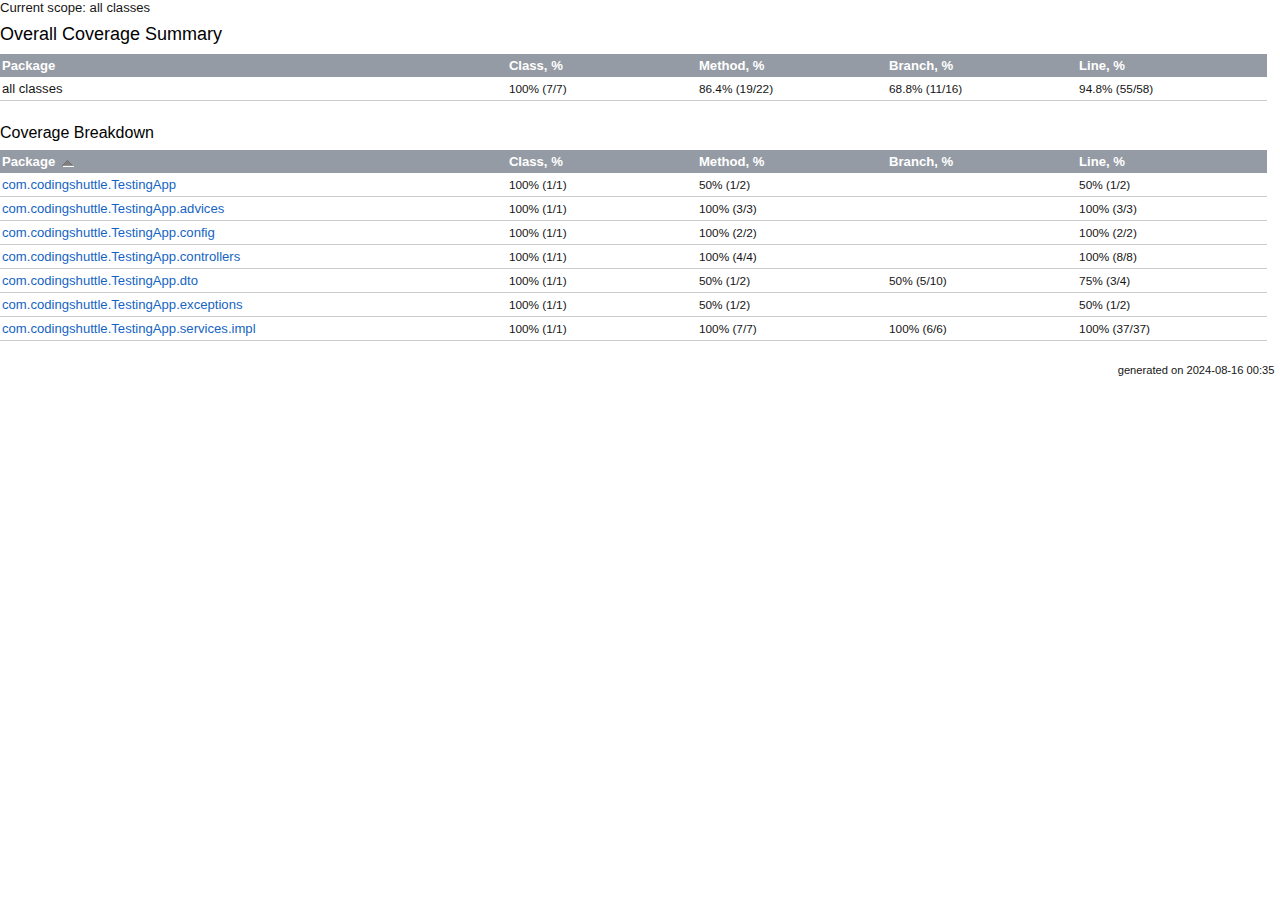
<file: htmlReport/index.html>
<!DOCTYPE html>
<html id="htmlId">
<head>
  <meta http-equiv="Content-Type" content="text/html;charset=UTF-8"> 
  <title>Coverage Report > Summary</title>
  <style type="text/css">
    @import "./css/coverage.css";
    @import "./css/idea.min.css";
  </style>
  <script type="text/javascript" src="./js/highlight.min.js"></script>
  <script type="text/javascript" src="./js/highlightjs-line-numbers.min.js"></script>
</head>

<body>
<div class="content">
<div class="breadCrumbs">
Current scope:     all classes
</div>

<h1>Overall Coverage Summary </h1>
<table class="coverageStats">
  <tr>
    <th class="name">Package</th>
<th class="coverageStat 
">
  Class, %
</th>
<th class="coverageStat 
">
  Method, %
</th>
<th class="coverageStat 
">
  Branch, %
</th>
<th class="coverageStat 
">
  Line, %
</th>
  </tr>
  <tr>
    <td class="name">all classes</td>
<td class="coverageStat">
  <span class="percent">
    100%
  </span>
  <span class="absValue">
    (7/7)
  </span>
</td>
<td class="coverageStat">
  <span class="percent">
    86.4%
  </span>
  <span class="absValue">
    (19/22)
  </span>
</td>
<td class="coverageStat">
  <span class="percent">
    68.8%
  </span>
  <span class="absValue">
    (11/16)
  </span>
</td>
<td class="coverageStat">
  <span class="percent">
    94.8%
  </span>
  <span class="absValue">
    (55/58)
  </span>
</td>
  </tr>
</table>

<br/>
<h2>Coverage Breakdown</h2>

<table class="coverageStats">
<tr>
  <th class="name  sortedAsc
">
<a href="index_SORT_BY_NAME_DESC.html">Package</a>  </th>
<th class="coverageStat 
">
  <a href="index_SORT_BY_CLASS.html">Class, %</a>
</th>
<th class="coverageStat 
">
  <a href="index_SORT_BY_METHOD.html">Method, %</a>
</th>
<th class="coverageStat 
">
  <a href="index_SORT_BY_BLOCK.html">Branch, %</a>
</th>
<th class="coverageStat 
">
  <a href="index_SORT_BY_LINE.html">Line, %</a>
</th>
</tr>
  <tr>
    <td class="name"><a href="ns-1/index.html">com.codingshuttle.TestingApp</a></td>
<td class="coverageStat">
  <span class="percent">
    100%
  </span>
  <span class="absValue">
    (1/1)
  </span>
</td>
<td class="coverageStat">
  <span class="percent">
    50%
  </span>
  <span class="absValue">
    (1/2)
  </span>
</td>
    <td class="coverageStat"/>
<td class="coverageStat">
  <span class="percent">
    50%
  </span>
  <span class="absValue">
    (1/2)
  </span>
</td>
  </tr>
  <tr>
    <td class="name"><a href="ns-2/index.html">com.codingshuttle.TestingApp.advices</a></td>
<td class="coverageStat">
  <span class="percent">
    100%
  </span>
  <span class="absValue">
    (1/1)
  </span>
</td>
<td class="coverageStat">
  <span class="percent">
    100%
  </span>
  <span class="absValue">
    (3/3)
  </span>
</td>
    <td class="coverageStat"/>
<td class="coverageStat">
  <span class="percent">
    100%
  </span>
  <span class="absValue">
    (3/3)
  </span>
</td>
  </tr>
  <tr>
    <td class="name"><a href="ns-3/index.html">com.codingshuttle.TestingApp.config</a></td>
<td class="coverageStat">
  <span class="percent">
    100%
  </span>
  <span class="absValue">
    (1/1)
  </span>
</td>
<td class="coverageStat">
  <span class="percent">
    100%
  </span>
  <span class="absValue">
    (2/2)
  </span>
</td>
    <td class="coverageStat"/>
<td class="coverageStat">
  <span class="percent">
    100%
  </span>
  <span class="absValue">
    (2/2)
  </span>
</td>
  </tr>
  <tr>
    <td class="name"><a href="ns-4/index.html">com.codingshuttle.TestingApp.controllers</a></td>
<td class="coverageStat">
  <span class="percent">
    100%
  </span>
  <span class="absValue">
    (1/1)
  </span>
</td>
<td class="coverageStat">
  <span class="percent">
    100%
  </span>
  <span class="absValue">
    (4/4)
  </span>
</td>
    <td class="coverageStat"/>
<td class="coverageStat">
  <span class="percent">
    100%
  </span>
  <span class="absValue">
    (8/8)
  </span>
</td>
  </tr>
  <tr>
    <td class="name"><a href="ns-5/index.html">com.codingshuttle.TestingApp.dto</a></td>
<td class="coverageStat">
  <span class="percent">
    100%
  </span>
  <span class="absValue">
    (1/1)
  </span>
</td>
<td class="coverageStat">
  <span class="percent">
    50%
  </span>
  <span class="absValue">
    (1/2)
  </span>
</td>
<td class="coverageStat">
  <span class="percent">
    50%
  </span>
  <span class="absValue">
    (5/10)
  </span>
</td>
<td class="coverageStat">
  <span class="percent">
    75%
  </span>
  <span class="absValue">
    (3/4)
  </span>
</td>
  </tr>
  <tr>
    <td class="name"><a href="ns-6/index.html">com.codingshuttle.TestingApp.exceptions</a></td>
<td class="coverageStat">
  <span class="percent">
    100%
  </span>
  <span class="absValue">
    (1/1)
  </span>
</td>
<td class="coverageStat">
  <span class="percent">
    50%
  </span>
  <span class="absValue">
    (1/2)
  </span>
</td>
    <td class="coverageStat"/>
<td class="coverageStat">
  <span class="percent">
    50%
  </span>
  <span class="absValue">
    (1/2)
  </span>
</td>
  </tr>
  <tr>
    <td class="name"><a href="ns-7/index.html">com.codingshuttle.TestingApp.services.impl</a></td>
<td class="coverageStat">
  <span class="percent">
    100%
  </span>
  <span class="absValue">
    (1/1)
  </span>
</td>
<td class="coverageStat">
  <span class="percent">
    100%
  </span>
  <span class="absValue">
    (7/7)
  </span>
</td>
<td class="coverageStat">
  <span class="percent">
    100%
  </span>
  <span class="absValue">
    (6/6)
  </span>
</td>
<td class="coverageStat">
  <span class="percent">
    100%
  </span>
  <span class="absValue">
    (37/37)
  </span>
</td>
  </tr>
</table>
</div>

<script type="text/javascript">
(function() {
    var msie = false, msie9 = false;
    /*@cc_on
      msie = true;
      @if (@_jscript_version >= 9)
        msie9 = true;
      @end
    @*/

    if (!msie || msie && msie9) {
      hljs.highlightAll()
      hljs.initLineNumbersOnLoad();
    }
})();
</script>

<div class="footer">
    
    <div style="float:right;">generated on 2024-08-16 00:35</div>
</div>
</body>
</html>
</file>
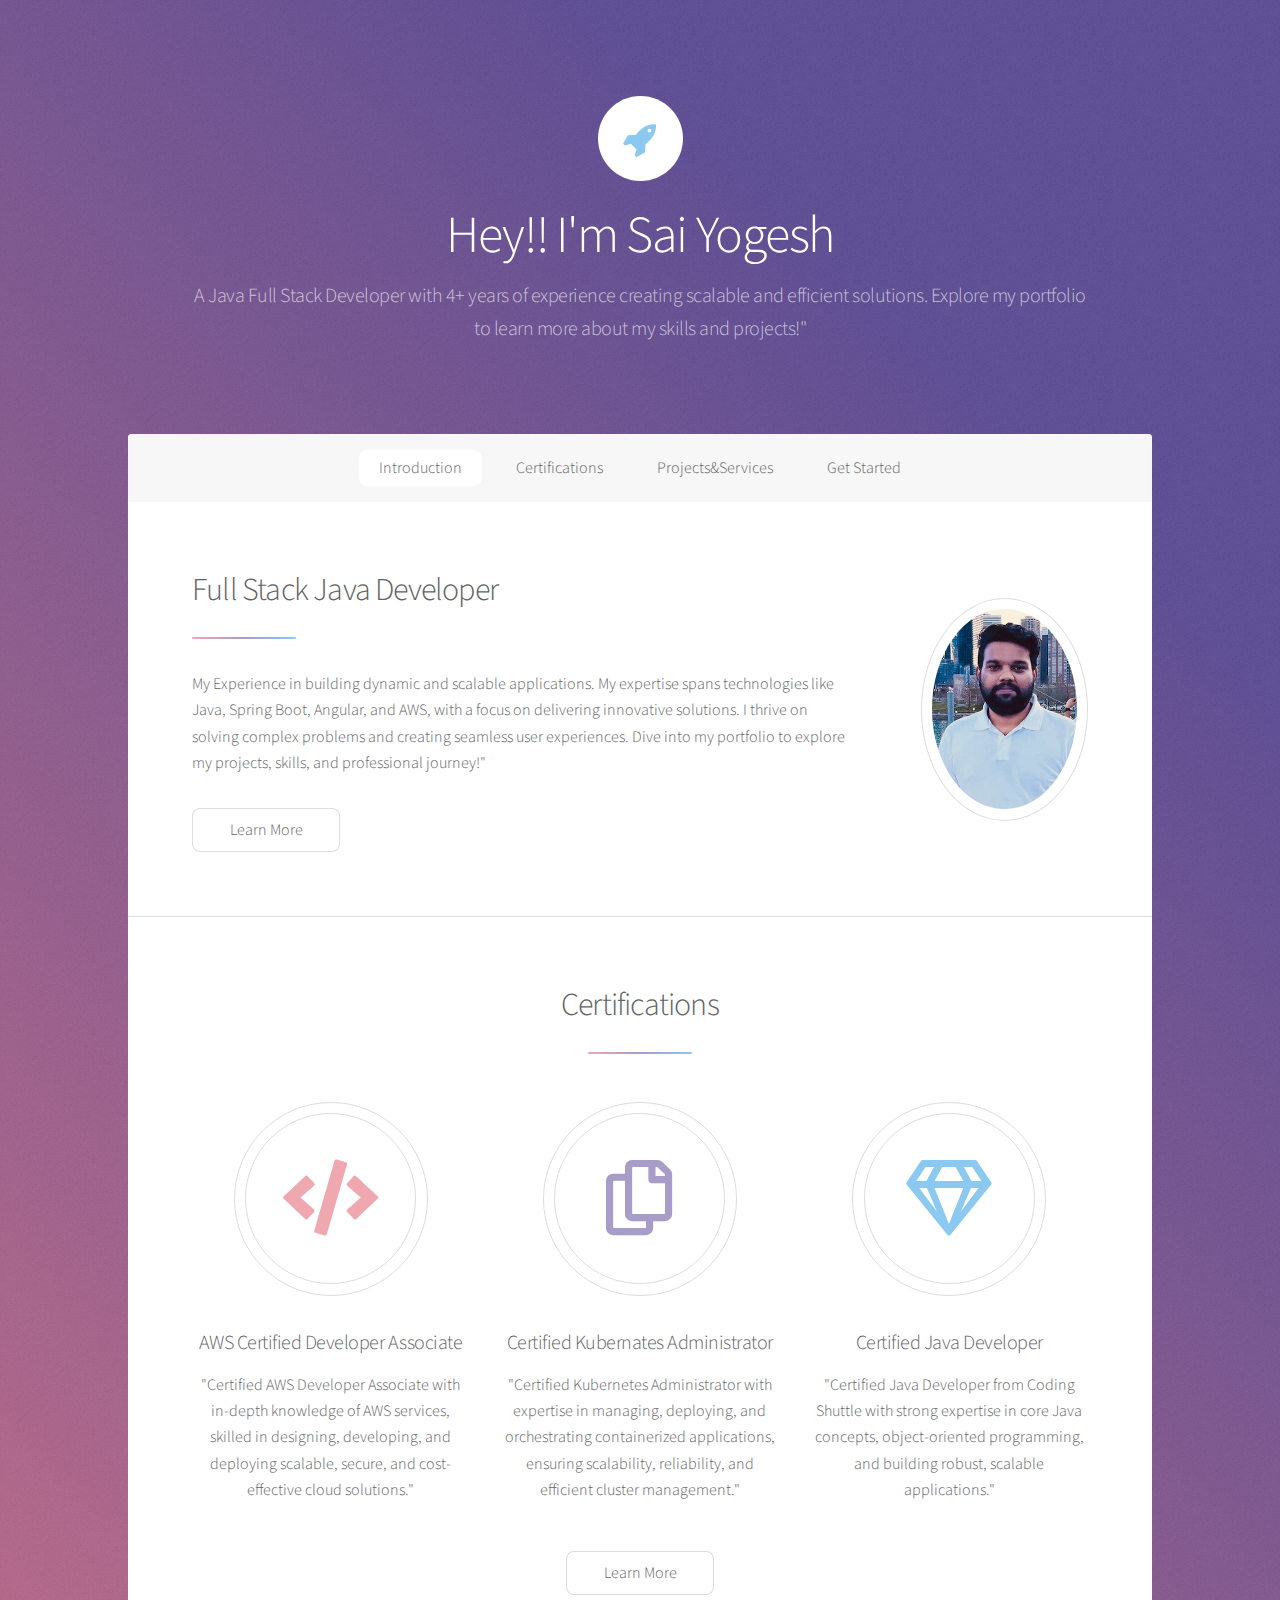
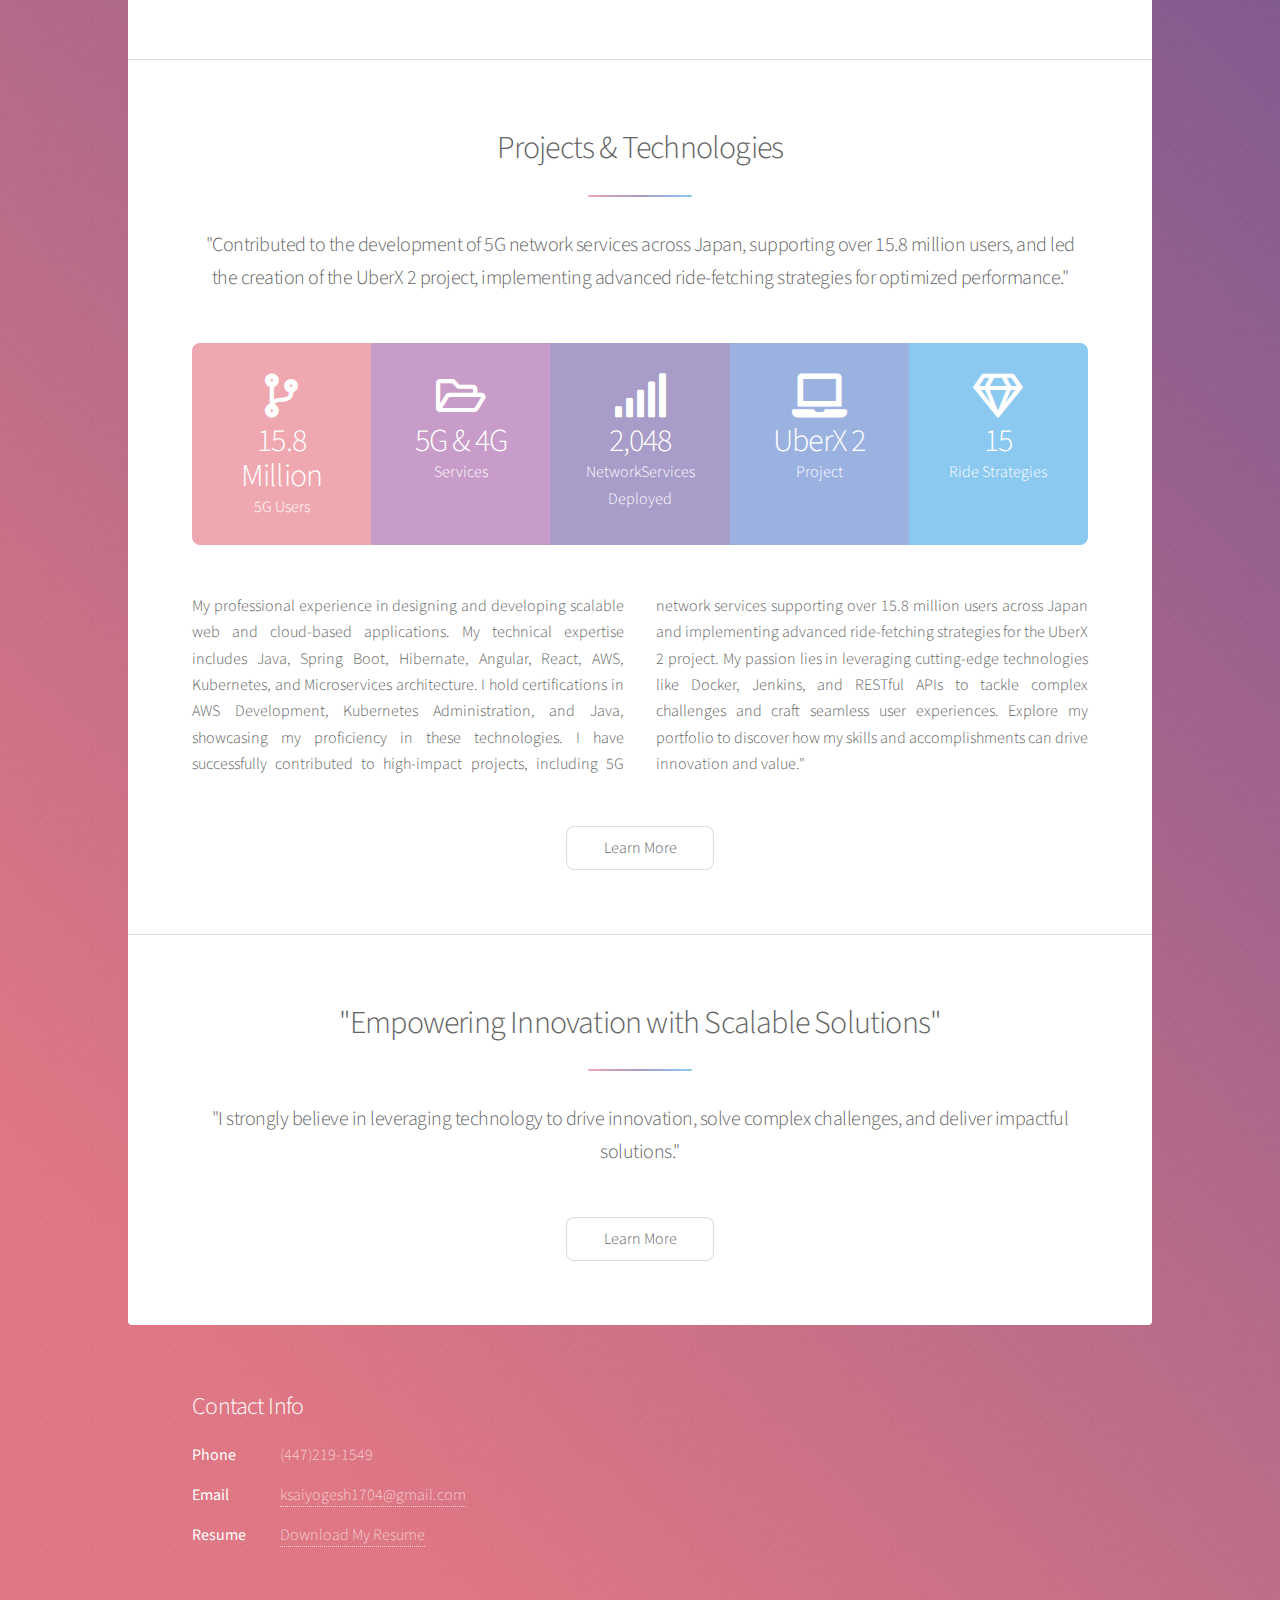
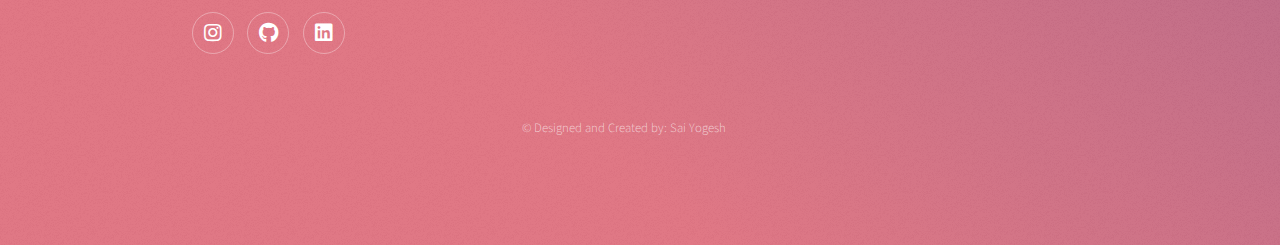
<file: SaiYogesh-Portfolio/index.html>
<!DOCTYPE HTML>
<!--
	Stellar by HTML5 UP
	html5up.net | @ajlkn
	Free for personal and commercial use under the CCA 3.0 license (html5up.net/license)
-->
<html>
	<head>
		<title>Stellar by HTML5 UP</title>
		<meta charset="utf-8" />
		<meta name="viewport" content="width=device-width, initial-scale=1, user-scalable=no" />
		<link rel="stylesheet" href="assets/css/main.css" />
		<noscript><link rel="stylesheet" href="assets/css/noscript.css" /></noscript>
	</head>
	<body class="is-preload">

		<!-- Wrapper -->
			<div id="wrapper">

				<!-- Header -->
					<header id="header" class="alt">
						<span class="logo"><img src="images/logo.svg" alt="" /></span>
						<h1>Hey!! I'm Sai Yogesh</h1>
						<p>A Java Full Stack Developer with 4+ years of experience creating scalable and efficient solutions. Explore my portfolio to learn more about my skills and projects!"<br />
					</header>

				<!-- Nav -->
					<nav id="nav">
						<ul>
							<li><a href="#intro" class="active">Introduction</a></li>
							<li><a href="#first">Certifications</a></li>
							<li><a href="#second">Projects&Services</a></li>
							<li><a href="#cta">Get Started</a></li>
						</ul>
					</nav>

				<!-- Main -->
					<div id="main">

						<!-- Introduction -->
							<section id="intro" class="main">
								<div class="spotlight">
									<div class="content">
										<header class="major">
											<h2>Full Stack Java Developer</h2>
										</header>
										<p>My Experience in building dynamic and scalable applications. My expertise spans technologies like Java, Spring Boot, Angular, and AWS, with a focus on delivering innovative solutions. I thrive on solving complex problems and creating seamless user experiences. Dive into my portfolio to explore my projects, skills, and professional journey!"</p>
										<ul class="actions">
											<li><a href="generic.html" class="button">Learn More</a></li>
										</ul>
									</div>
									<span class="image">
										<img src="images/sai2.jpg" alt="" style="height: 200px; width: auto;" />
									</span>								
								</div>
							</section>

						<!-- First Section -->
							<section id="first" class="main special">
								<header class="major">
									<h2>Certifications</h2>
								</header>
								<ul class="features">
									<li>
										<span class="icon solid major style1 fa-code"></span>
										<h3>AWS Certified Developer Associate</h3>
										<p>"Certified AWS Developer Associate with in-depth knowledge of AWS services, skilled in designing, developing, and deploying scalable, secure, and cost-effective cloud solutions."</p>
									</li>
									<li>
										<span class="icon major style3 fa-copy"></span>
										<h3>Certified Kubernates Administrator</h3>
										<p>	"Certified Kubernetes Administrator with expertise in managing, deploying, and orchestrating containerized applications, ensuring scalability, reliability, and efficient cluster management."</p>
									</li>
									<li>
										<span class="icon major style5 fa-gem"></span>
										<h3>Certified Java Developer</h3>
										<p>"Certified Java Developer from Coding Shuttle with strong expertise in core Java concepts, object-oriented programming, and building robust, scalable applications."</p>
									</li>
								</ul>
								<footer class="major">
									<ul class="actions special">
										<li><a href="generic.html" class="button">Learn More</a></li>
									</ul>
								</footer>
							</section>

						<!-- Second Section -->
							<section id="second" class="main special">
								<header class="major">
									<h2>Projects & Technologies</h2>
									<p>"Contributed to the development of 5G network services across Japan, supporting over 15.8 million users, and led the creation of the UberX 2 project, implementing advanced ride-fetching strategies for optimized performance."</p>
								</header>
								<ul class="statistics">
									<li class="style1">
										<span class="icon solid fa-code-branch"></span>
										<strong>15.8 Million</strong> 5G Users
									</li>
									<li class="style2">
										<span class="icon fa-folder-open"></span>
										<strong>5G & 4G</strong>Services
									</li>
									<li class="style3">
										<span class="icon solid fa-signal"></span>
										<strong>2,048</strong> NetworkServices Deployed
									</li>
									<li class="style4">
										<span class="icon solid fa-laptop"></span>
										<strong>UberX 2</strong> Project
									</li>
									<li class="style5">
										<span class="icon fa-gem"></span>
										<strong>15</strong> Ride Strategies
									</li>
								</ul>
								<p class="content">My professional experience in designing and developing scalable web and cloud-based applications. My technical expertise includes Java, Spring Boot, Hibernate, Angular, React, AWS, Kubernetes, and Microservices architecture. I hold certifications in AWS Development, Kubernetes Administration, and Java, showcasing my proficiency in these technologies. I have successfully contributed to high-impact projects, including 5G network services supporting over 15.8 million users across Japan and implementing advanced ride-fetching strategies for the UberX 2 project. My passion lies in leveraging cutting-edge technologies like Docker, Jenkins, and RESTful APIs to tackle complex challenges and craft seamless user experiences. Explore my portfolio to discover how my skills and accomplishments can drive innovation and value."</p>
								<footer class="major">
									<ul class="actions special">
										<li><a href="generic.html" class="button">Learn More</a></li>
									</ul>
								</footer>
							</section>

						<!-- Get Started -->
							<section id="cta" class="main special">
								<header class="major">
									<h2>"Empowering Innovation with Scalable Solutions"</h2>
									<p>"I strongly believe in leveraging technology to drive innovation, solve complex challenges, and deliver impactful solutions."</p>
								</header>
								<footer class="major">
									<ul class="actions special">
									<li><a href="generic.html" class="button">Learn More</a></li>
									</ul>
								</footer>
							</section>

					</div>

				<!-- Footer -->
					<footer id="footer">
	
						<section>
							<h2>Contact Info</h2>
							<dl class="alt">
								<dt>Phone</dt>
								<dd>(447)219-1549</dd>
								<dt>Email</dt>
								<dd><a href="#">ksaiyogesh1704@gmail.com</a></dd>
								<dl>
									<dt>Resume</dt>
									<dd><a href="https://docs.google.com/document/d/1V25IJsEO2isNBG-_OyeLEEIUZvSJDRHV/edit?usp=sharing&ouid=100599706043942407909&rtpof=true&sd=true" download>Download My Resume</a></dd>
								</dl>
							</dl>
							<ul class="icons">
								<li><a href="https://www.instagram.com/yourusername" target="_blank" class="icon brands fa-instagram alt"><span class="label">Instagram</span></a></li>
								<li><a href="https://github.com/saiyogesh6599/git-sai6599" target="_blank" class="icon brands fa-github alt"><span class="label">GitHub</span></a></li>
								<li><a href="https://www.linkedin.com/in/sai-yogesh-kamarthi/" target="_blank" class="icon brands fa-linkedin alt"><span class="label">LinkedIn</span></a></li>
							</ul>
						</section>
						<p class="copyright">&copy; Designed and Created by: Sai Yogesh </p>
					</footer>

			</div>

		<!-- Scripts -->
			<script src="assets/js/jquery.min.js"></script>
			<script src="assets/js/jquery.scrollex.min.js"></script>
			<script src="assets/js/jquery.scrolly.min.js"></script>
			<script src="assets/js/browser.min.js"></script>
			<script src="assets/js/breakpoints.min.js"></script>
			<script src="assets/js/util.js"></script>
			<script src="assets/js/main.js"></script>

	</body>
</html>
</file>
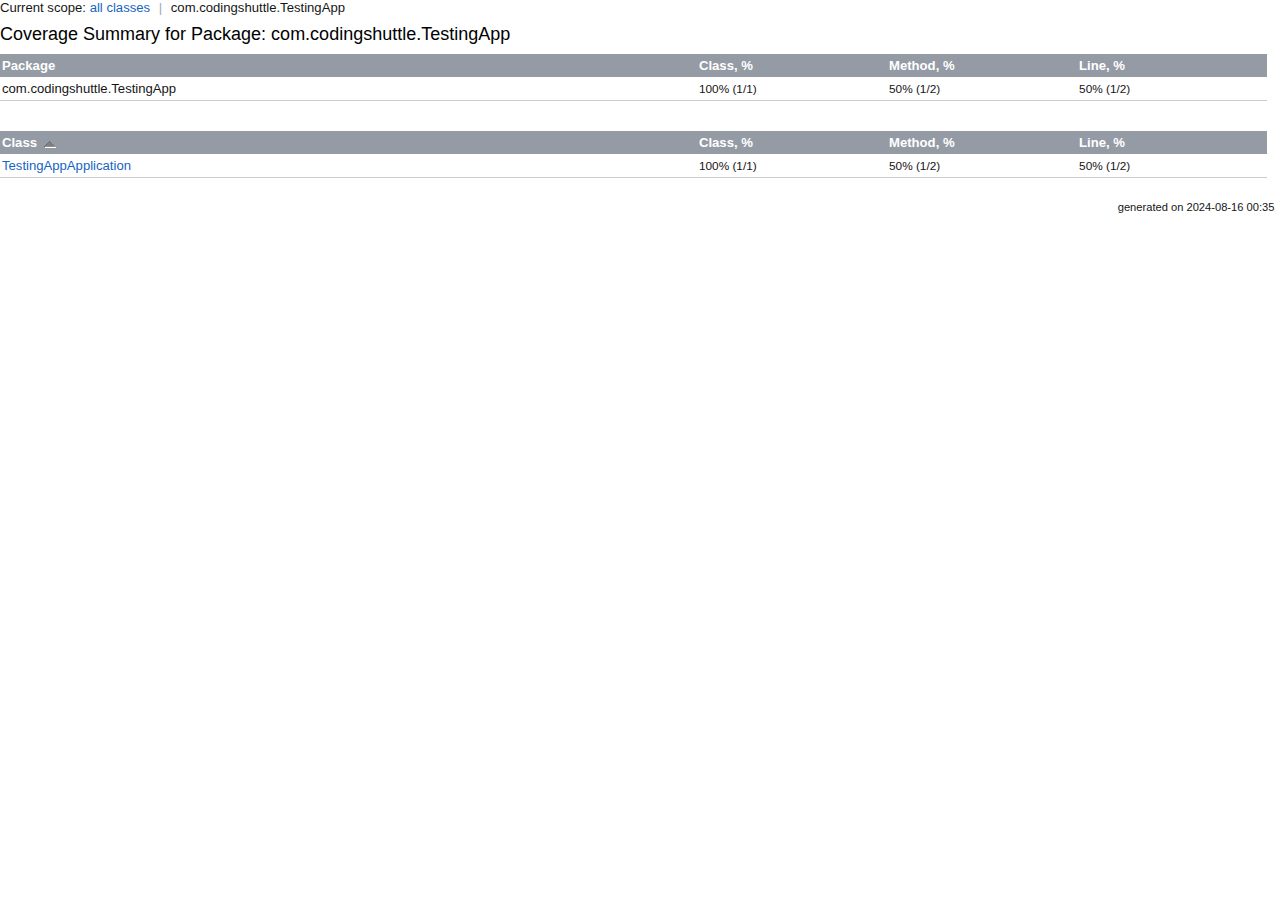
<file: htmlReport/ns-1/index.html>
<!DOCTYPE html>
<html id="htmlId">
<head>
  <meta http-equiv="Content-Type" content="text/html;charset=UTF-8"> 
  <title>Coverage Report > com.codingshuttle.TestingApp</title>
  <style type="text/css">
    @import "../css/coverage.css";
    @import "../css/idea.min.css";
  </style>
  <script type="text/javascript" src="../js/highlight.min.js"></script>
  <script type="text/javascript" src="../js/highlightjs-line-numbers.min.js"></script>
</head>

<body>
<div class="content">

<div class="breadCrumbs">
Current scope:     <a href="../index.html">all classes</a>
    <span class="separator">|</span>
com.codingshuttle.TestingApp</div>

<h1>Coverage Summary for Package: com.codingshuttle.TestingApp</h1>
<table class="coverageStats">
  <tr>
    <th class="name">Package</th>
<th class="coverageStat 
">
  Class, %
</th>
<th class="coverageStat 
">
  Method, %
</th>
<th class="coverageStat 
">
  Line, %
</th>
  </tr>
  <tr>
    <td class="name">com.codingshuttle.TestingApp</td>
<td class="coverageStat">
  <span class="percent">
    100%
  </span>
  <span class="absValue">
    (1/1)
  </span>
</td>
<td class="coverageStat">
  <span class="percent">
    50%
  </span>
  <span class="absValue">
    (1/2)
  </span>
</td>
<td class="coverageStat">
  <span class="percent">
    50%
  </span>
  <span class="absValue">
    (1/2)
  </span>
</td>
  </tr>
</table>

<br/>
<br/>

<table class="coverageStats">
<tr>
  <th class="name  sortedAsc
">
<a href="index_SORT_BY_NAME_DESC.html">Class</a>  </th>
<th class="coverageStat 
">
  <a href="index_SORT_BY_CLASS.html">Class, %</a>
</th>
<th class="coverageStat 
">
  <a href="index_SORT_BY_METHOD.html">Method, %</a>
</th>
<th class="coverageStat 
">
  <a href="index_SORT_BY_LINE.html">Line, %</a>
</th>
</tr>
  <tr>
    <td class="name"><a href="sources/source-1.html">TestingAppApplication</a></td>
<td class="coverageStat">
  <span class="percent">
    100%
  </span>
  <span class="absValue">
    (1/1)
  </span>
</td>
<td class="coverageStat">
  <span class="percent">
    50%
  </span>
  <span class="absValue">
    (1/2)
  </span>
</td>
<td class="coverageStat">
  <span class="percent">
    50%
  </span>
  <span class="absValue">
    (1/2)
  </span>
</td>
  </tr>
</table>

</div>

<script type="text/javascript">
(function() {
    var msie = false, msie9 = false;
    /*@cc_on
      msie = true;
      @if (@_jscript_version >= 9)
        msie9 = true;
      @end
    @*/

    if (!msie || msie && msie9) {
      hljs.highlightAll()
      hljs.initLineNumbersOnLoad();
    }
})();
</script>

<div class="footer">
    
    <div style="float:right;">generated on 2024-08-16 00:35</div>
</div>
</body>
</html>
</file>
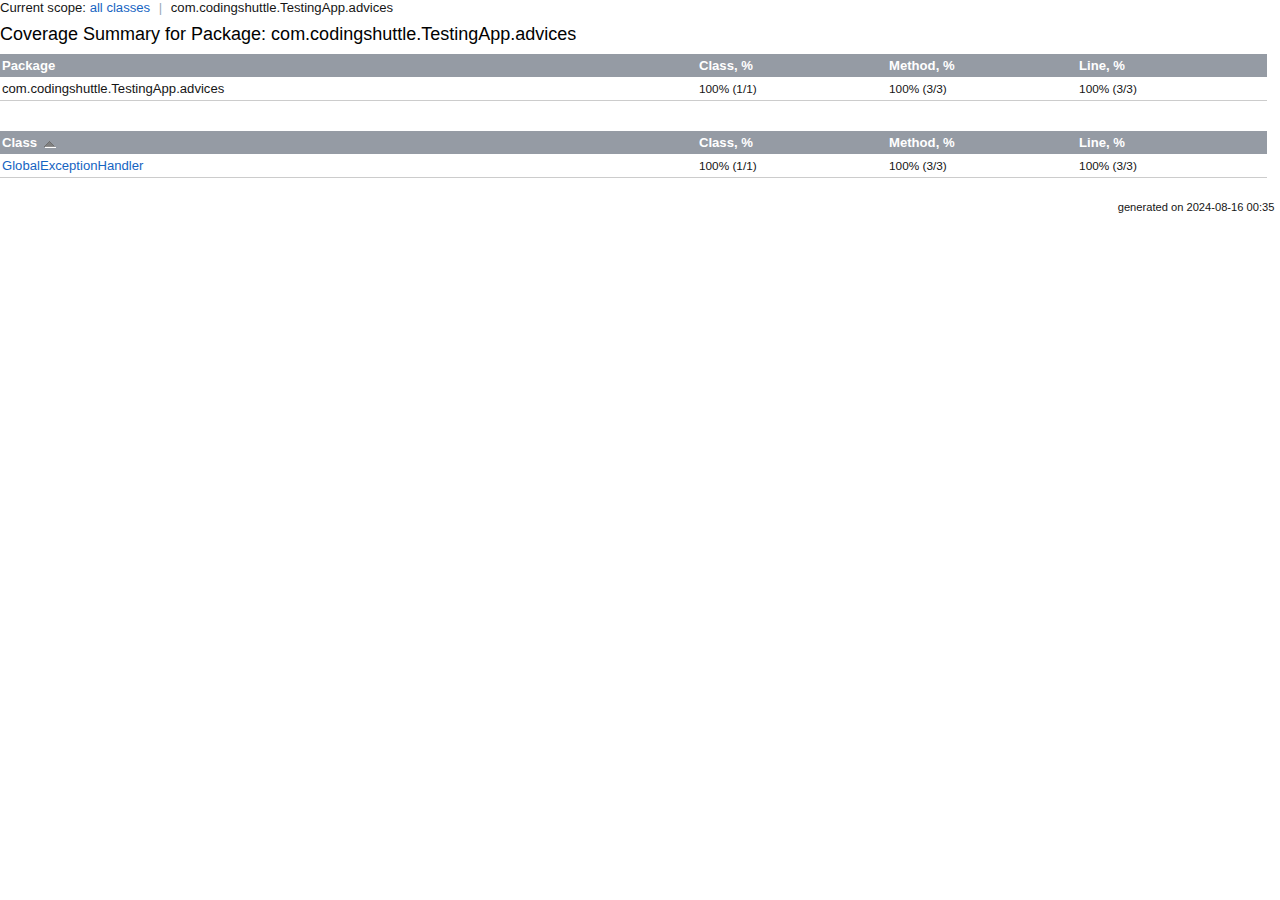
<file: htmlReport/ns-2/index.html>
<!DOCTYPE html>
<html id="htmlId">
<head>
  <meta http-equiv="Content-Type" content="text/html;charset=UTF-8"> 
  <title>Coverage Report > com.codingshuttle.TestingApp.advices</title>
  <style type="text/css">
    @import "../css/coverage.css";
    @import "../css/idea.min.css";
  </style>
  <script type="text/javascript" src="../js/highlight.min.js"></script>
  <script type="text/javascript" src="../js/highlightjs-line-numbers.min.js"></script>
</head>

<body>
<div class="content">

<div class="breadCrumbs">
Current scope:     <a href="../index.html">all classes</a>
    <span class="separator">|</span>
com.codingshuttle.TestingApp.advices</div>

<h1>Coverage Summary for Package: com.codingshuttle.TestingApp.advices</h1>
<table class="coverageStats">
  <tr>
    <th class="name">Package</th>
<th class="coverageStat 
">
  Class, %
</th>
<th class="coverageStat 
">
  Method, %
</th>
<th class="coverageStat 
">
  Line, %
</th>
  </tr>
  <tr>
    <td class="name">com.codingshuttle.TestingApp.advices</td>
<td class="coverageStat">
  <span class="percent">
    100%
  </span>
  <span class="absValue">
    (1/1)
  </span>
</td>
<td class="coverageStat">
  <span class="percent">
    100%
  </span>
  <span class="absValue">
    (3/3)
  </span>
</td>
<td class="coverageStat">
  <span class="percent">
    100%
  </span>
  <span class="absValue">
    (3/3)
  </span>
</td>
  </tr>
</table>

<br/>
<br/>

<table class="coverageStats">
<tr>
  <th class="name  sortedAsc
">
<a href="index_SORT_BY_NAME_DESC.html">Class</a>  </th>
<th class="coverageStat 
">
  <a href="index_SORT_BY_CLASS.html">Class, %</a>
</th>
<th class="coverageStat 
">
  <a href="index_SORT_BY_METHOD.html">Method, %</a>
</th>
<th class="coverageStat 
">
  <a href="index_SORT_BY_LINE.html">Line, %</a>
</th>
</tr>
  <tr>
    <td class="name"><a href="sources/source-1.html">GlobalExceptionHandler</a></td>
<td class="coverageStat">
  <span class="percent">
    100%
  </span>
  <span class="absValue">
    (1/1)
  </span>
</td>
<td class="coverageStat">
  <span class="percent">
    100%
  </span>
  <span class="absValue">
    (3/3)
  </span>
</td>
<td class="coverageStat">
  <span class="percent">
    100%
  </span>
  <span class="absValue">
    (3/3)
  </span>
</td>
  </tr>
</table>

</div>

<script type="text/javascript">
(function() {
    var msie = false, msie9 = false;
    /*@cc_on
      msie = true;
      @if (@_jscript_version >= 9)
        msie9 = true;
      @end
    @*/

    if (!msie || msie && msie9) {
      hljs.highlightAll()
      hljs.initLineNumbersOnLoad();
    }
})();
</script>

<div class="footer">
    
    <div style="float:right;">generated on 2024-08-16 00:35</div>
</div>
</body>
</html>
</file>
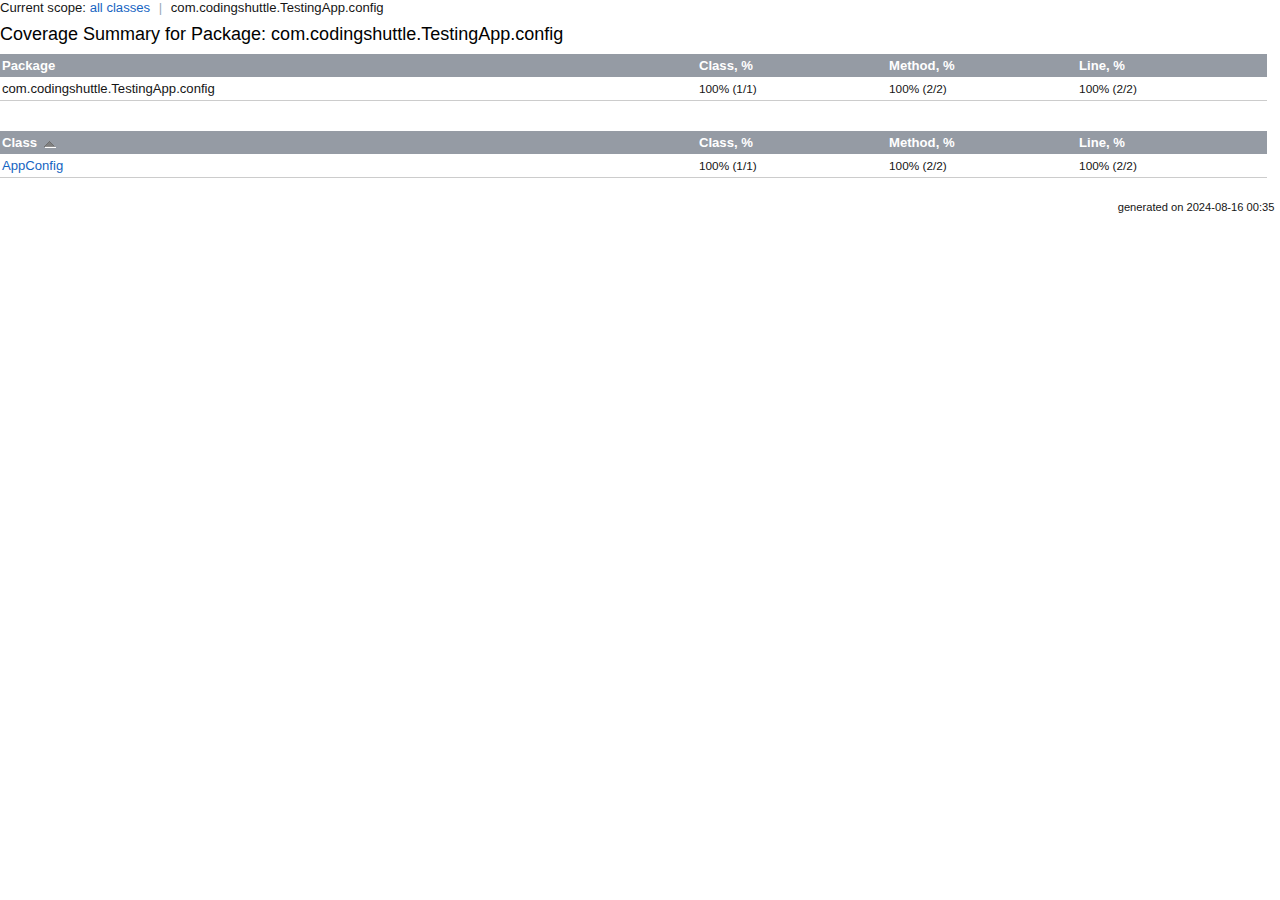
<file: htmlReport/ns-3/index.html>
<!DOCTYPE html>
<html id="htmlId">
<head>
  <meta http-equiv="Content-Type" content="text/html;charset=UTF-8"> 
  <title>Coverage Report > com.codingshuttle.TestingApp.config</title>
  <style type="text/css">
    @import "../css/coverage.css";
    @import "../css/idea.min.css";
  </style>
  <script type="text/javascript" src="../js/highlight.min.js"></script>
  <script type="text/javascript" src="../js/highlightjs-line-numbers.min.js"></script>
</head>

<body>
<div class="content">

<div class="breadCrumbs">
Current scope:     <a href="../index.html">all classes</a>
    <span class="separator">|</span>
com.codingshuttle.TestingApp.config</div>

<h1>Coverage Summary for Package: com.codingshuttle.TestingApp.config</h1>
<table class="coverageStats">
  <tr>
    <th class="name">Package</th>
<th class="coverageStat 
">
  Class, %
</th>
<th class="coverageStat 
">
  Method, %
</th>
<th class="coverageStat 
">
  Line, %
</th>
  </tr>
  <tr>
    <td class="name">com.codingshuttle.TestingApp.config</td>
<td class="coverageStat">
  <span class="percent">
    100%
  </span>
  <span class="absValue">
    (1/1)
  </span>
</td>
<td class="coverageStat">
  <span class="percent">
    100%
  </span>
  <span class="absValue">
    (2/2)
  </span>
</td>
<td class="coverageStat">
  <span class="percent">
    100%
  </span>
  <span class="absValue">
    (2/2)
  </span>
</td>
  </tr>
</table>

<br/>
<br/>

<table class="coverageStats">
<tr>
  <th class="name  sortedAsc
">
<a href="index_SORT_BY_NAME_DESC.html">Class</a>  </th>
<th class="coverageStat 
">
  <a href="index_SORT_BY_CLASS.html">Class, %</a>
</th>
<th class="coverageStat 
">
  <a href="index_SORT_BY_METHOD.html">Method, %</a>
</th>
<th class="coverageStat 
">
  <a href="index_SORT_BY_LINE.html">Line, %</a>
</th>
</tr>
  <tr>
    <td class="name"><a href="sources/source-1.html">AppConfig</a></td>
<td class="coverageStat">
  <span class="percent">
    100%
  </span>
  <span class="absValue">
    (1/1)
  </span>
</td>
<td class="coverageStat">
  <span class="percent">
    100%
  </span>
  <span class="absValue">
    (2/2)
  </span>
</td>
<td class="coverageStat">
  <span class="percent">
    100%
  </span>
  <span class="absValue">
    (2/2)
  </span>
</td>
  </tr>
</table>

</div>

<script type="text/javascript">
(function() {
    var msie = false, msie9 = false;
    /*@cc_on
      msie = true;
      @if (@_jscript_version >= 9)
        msie9 = true;
      @end
    @*/

    if (!msie || msie && msie9) {
      hljs.highlightAll()
      hljs.initLineNumbersOnLoad();
    }
})();
</script>

<div class="footer">
    
    <div style="float:right;">generated on 2024-08-16 00:35</div>
</div>
</body>
</html>
</file>
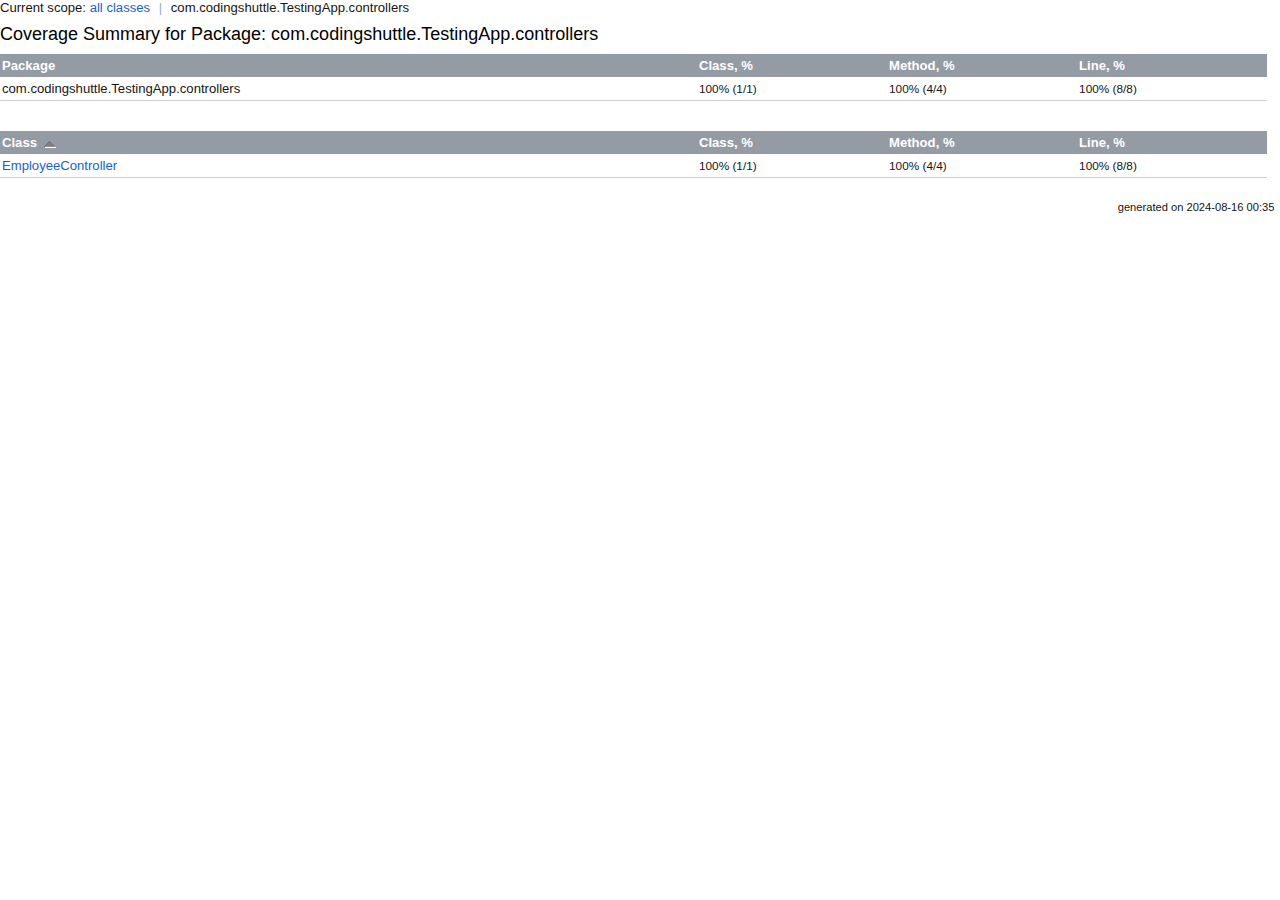
<file: htmlReport/ns-4/index.html>
<!DOCTYPE html>
<html id="htmlId">
<head>
  <meta http-equiv="Content-Type" content="text/html;charset=UTF-8"> 
  <title>Coverage Report > com.codingshuttle.TestingApp.controllers</title>
  <style type="text/css">
    @import "../css/coverage.css";
    @import "../css/idea.min.css";
  </style>
  <script type="text/javascript" src="../js/highlight.min.js"></script>
  <script type="text/javascript" src="../js/highlightjs-line-numbers.min.js"></script>
</head>

<body>
<div class="content">

<div class="breadCrumbs">
Current scope:     <a href="../index.html">all classes</a>
    <span class="separator">|</span>
com.codingshuttle.TestingApp.controllers</div>

<h1>Coverage Summary for Package: com.codingshuttle.TestingApp.controllers</h1>
<table class="coverageStats">
  <tr>
    <th class="name">Package</th>
<th class="coverageStat 
">
  Class, %
</th>
<th class="coverageStat 
">
  Method, %
</th>
<th class="coverageStat 
">
  Line, %
</th>
  </tr>
  <tr>
    <td class="name">com.codingshuttle.TestingApp.controllers</td>
<td class="coverageStat">
  <span class="percent">
    100%
  </span>
  <span class="absValue">
    (1/1)
  </span>
</td>
<td class="coverageStat">
  <span class="percent">
    100%
  </span>
  <span class="absValue">
    (4/4)
  </span>
</td>
<td class="coverageStat">
  <span class="percent">
    100%
  </span>
  <span class="absValue">
    (8/8)
  </span>
</td>
  </tr>
</table>

<br/>
<br/>

<table class="coverageStats">
<tr>
  <th class="name  sortedAsc
">
<a href="index_SORT_BY_NAME_DESC.html">Class</a>  </th>
<th class="coverageStat 
">
  <a href="index_SORT_BY_CLASS.html">Class, %</a>
</th>
<th class="coverageStat 
">
  <a href="index_SORT_BY_METHOD.html">Method, %</a>
</th>
<th class="coverageStat 
">
  <a href="index_SORT_BY_LINE.html">Line, %</a>
</th>
</tr>
  <tr>
    <td class="name"><a href="sources/source-1.html">EmployeeController</a></td>
<td class="coverageStat">
  <span class="percent">
    100%
  </span>
  <span class="absValue">
    (1/1)
  </span>
</td>
<td class="coverageStat">
  <span class="percent">
    100%
  </span>
  <span class="absValue">
    (4/4)
  </span>
</td>
<td class="coverageStat">
  <span class="percent">
    100%
  </span>
  <span class="absValue">
    (8/8)
  </span>
</td>
  </tr>
</table>

</div>

<script type="text/javascript">
(function() {
    var msie = false, msie9 = false;
    /*@cc_on
      msie = true;
      @if (@_jscript_version >= 9)
        msie9 = true;
      @end
    @*/

    if (!msie || msie && msie9) {
      hljs.highlightAll()
      hljs.initLineNumbersOnLoad();
    }
})();
</script>

<div class="footer">
    
    <div style="float:right;">generated on 2024-08-16 00:35</div>
</div>
</body>
</html>
</file>
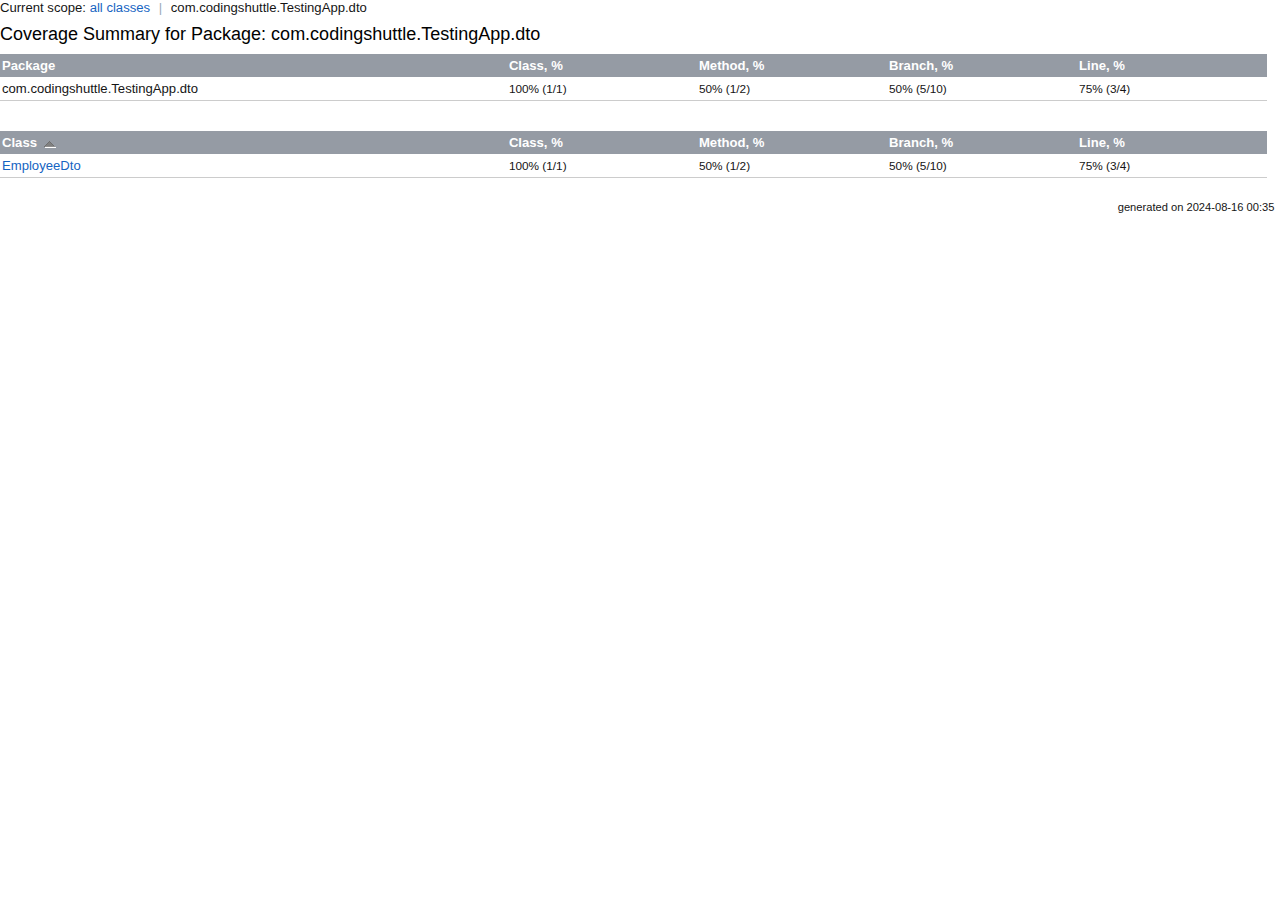
<file: htmlReport/ns-5/index.html>
<!DOCTYPE html>
<html id="htmlId">
<head>
  <meta http-equiv="Content-Type" content="text/html;charset=UTF-8"> 
  <title>Coverage Report > com.codingshuttle.TestingApp.dto</title>
  <style type="text/css">
    @import "../css/coverage.css";
    @import "../css/idea.min.css";
  </style>
  <script type="text/javascript" src="../js/highlight.min.js"></script>
  <script type="text/javascript" src="../js/highlightjs-line-numbers.min.js"></script>
</head>

<body>
<div class="content">

<div class="breadCrumbs">
Current scope:     <a href="../index.html">all classes</a>
    <span class="separator">|</span>
com.codingshuttle.TestingApp.dto</div>

<h1>Coverage Summary for Package: com.codingshuttle.TestingApp.dto</h1>
<table class="coverageStats">
  <tr>
    <th class="name">Package</th>
<th class="coverageStat 
">
  Class, %
</th>
<th class="coverageStat 
">
  Method, %
</th>
<th class="coverageStat 
">
  Branch, %
</th>
<th class="coverageStat 
">
  Line, %
</th>
  </tr>
  <tr>
    <td class="name">com.codingshuttle.TestingApp.dto</td>
<td class="coverageStat">
  <span class="percent">
    100%
  </span>
  <span class="absValue">
    (1/1)
  </span>
</td>
<td class="coverageStat">
  <span class="percent">
    50%
  </span>
  <span class="absValue">
    (1/2)
  </span>
</td>
<td class="coverageStat">
  <span class="percent">
    50%
  </span>
  <span class="absValue">
    (5/10)
  </span>
</td>
<td class="coverageStat">
  <span class="percent">
    75%
  </span>
  <span class="absValue">
    (3/4)
  </span>
</td>
  </tr>
</table>

<br/>
<br/>

<table class="coverageStats">
<tr>
  <th class="name  sortedAsc
">
<a href="index_SORT_BY_NAME_DESC.html">Class</a>  </th>
<th class="coverageStat 
">
  <a href="index_SORT_BY_CLASS.html">Class, %</a>
</th>
<th class="coverageStat 
">
  <a href="index_SORT_BY_METHOD.html">Method, %</a>
</th>
<th class="coverageStat 
">
  <a href="index_SORT_BY_BLOCK.html">Branch, %</a>
</th>
<th class="coverageStat 
">
  <a href="index_SORT_BY_LINE.html">Line, %</a>
</th>
</tr>
  <tr>
    <td class="name"><a href="sources/source-1.html">EmployeeDto</a></td>
<td class="coverageStat">
  <span class="percent">
    100%
  </span>
  <span class="absValue">
    (1/1)
  </span>
</td>
<td class="coverageStat">
  <span class="percent">
    50%
  </span>
  <span class="absValue">
    (1/2)
  </span>
</td>
<td class="coverageStat">
  <span class="percent">
    50%
  </span>
  <span class="absValue">
    (5/10)
  </span>
</td>
<td class="coverageStat">
  <span class="percent">
    75%
  </span>
  <span class="absValue">
    (3/4)
  </span>
</td>
  </tr>
</table>

</div>

<script type="text/javascript">
(function() {
    var msie = false, msie9 = false;
    /*@cc_on
      msie = true;
      @if (@_jscript_version >= 9)
        msie9 = true;
      @end
    @*/

    if (!msie || msie && msie9) {
      hljs.highlightAll()
      hljs.initLineNumbersOnLoad();
    }
})();
</script>

<div class="footer">
    
    <div style="float:right;">generated on 2024-08-16 00:35</div>
</div>
</body>
</html>
</file>
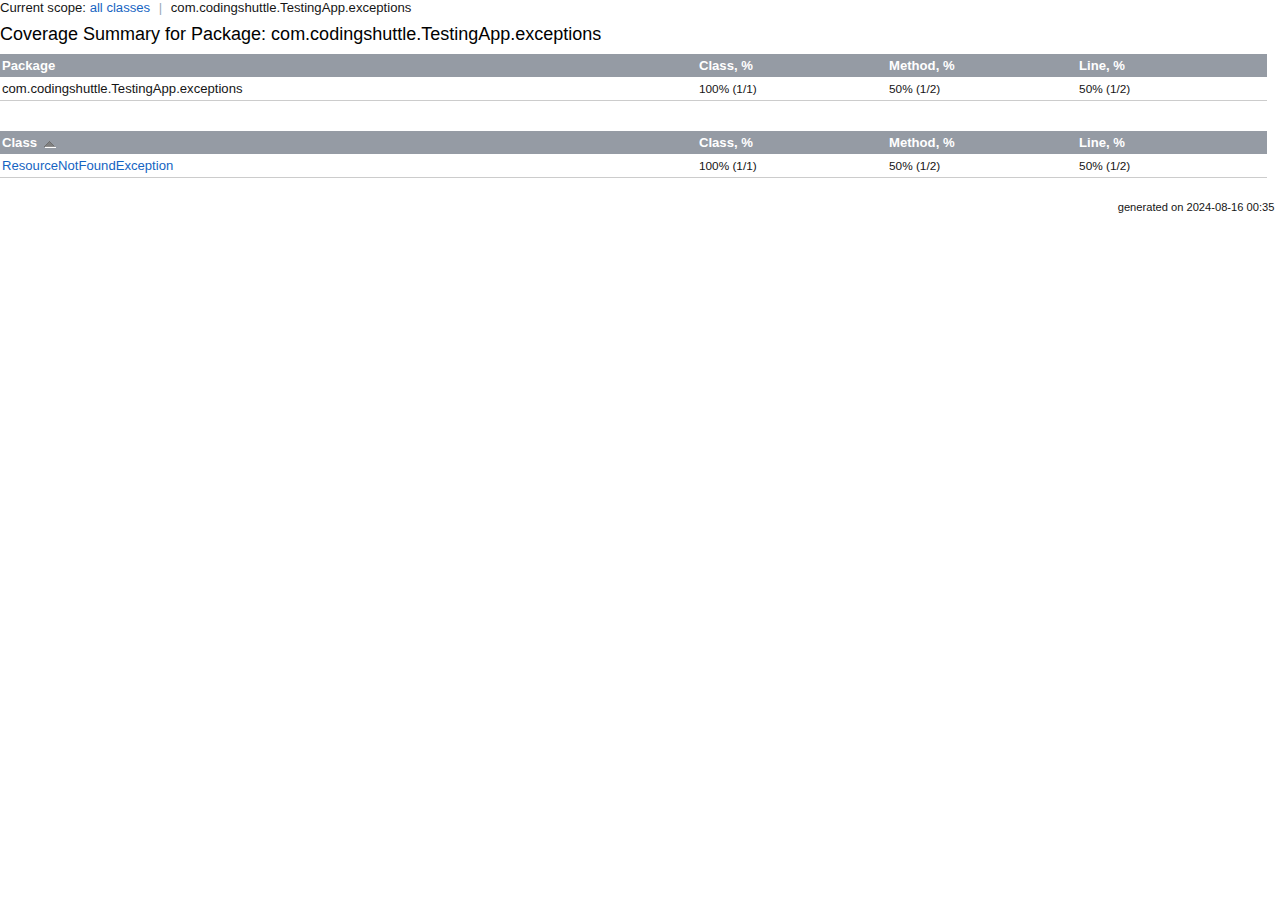
<file: htmlReport/ns-6/index.html>
<!DOCTYPE html>
<html id="htmlId">
<head>
  <meta http-equiv="Content-Type" content="text/html;charset=UTF-8"> 
  <title>Coverage Report > com.codingshuttle.TestingApp.exceptions</title>
  <style type="text/css">
    @import "../css/coverage.css";
    @import "../css/idea.min.css";
  </style>
  <script type="text/javascript" src="../js/highlight.min.js"></script>
  <script type="text/javascript" src="../js/highlightjs-line-numbers.min.js"></script>
</head>

<body>
<div class="content">

<div class="breadCrumbs">
Current scope:     <a href="../index.html">all classes</a>
    <span class="separator">|</span>
com.codingshuttle.TestingApp.exceptions</div>

<h1>Coverage Summary for Package: com.codingshuttle.TestingApp.exceptions</h1>
<table class="coverageStats">
  <tr>
    <th class="name">Package</th>
<th class="coverageStat 
">
  Class, %
</th>
<th class="coverageStat 
">
  Method, %
</th>
<th class="coverageStat 
">
  Line, %
</th>
  </tr>
  <tr>
    <td class="name">com.codingshuttle.TestingApp.exceptions</td>
<td class="coverageStat">
  <span class="percent">
    100%
  </span>
  <span class="absValue">
    (1/1)
  </span>
</td>
<td class="coverageStat">
  <span class="percent">
    50%
  </span>
  <span class="absValue">
    (1/2)
  </span>
</td>
<td class="coverageStat">
  <span class="percent">
    50%
  </span>
  <span class="absValue">
    (1/2)
  </span>
</td>
  </tr>
</table>

<br/>
<br/>

<table class="coverageStats">
<tr>
  <th class="name  sortedAsc
">
<a href="index_SORT_BY_NAME_DESC.html">Class</a>  </th>
<th class="coverageStat 
">
  <a href="index_SORT_BY_CLASS.html">Class, %</a>
</th>
<th class="coverageStat 
">
  <a href="index_SORT_BY_METHOD.html">Method, %</a>
</th>
<th class="coverageStat 
">
  <a href="index_SORT_BY_LINE.html">Line, %</a>
</th>
</tr>
  <tr>
    <td class="name"><a href="sources/source-1.html">ResourceNotFoundException</a></td>
<td class="coverageStat">
  <span class="percent">
    100%
  </span>
  <span class="absValue">
    (1/1)
  </span>
</td>
<td class="coverageStat">
  <span class="percent">
    50%
  </span>
  <span class="absValue">
    (1/2)
  </span>
</td>
<td class="coverageStat">
  <span class="percent">
    50%
  </span>
  <span class="absValue">
    (1/2)
  </span>
</td>
  </tr>
</table>

</div>

<script type="text/javascript">
(function() {
    var msie = false, msie9 = false;
    /*@cc_on
      msie = true;
      @if (@_jscript_version >= 9)
        msie9 = true;
      @end
    @*/

    if (!msie || msie && msie9) {
      hljs.highlightAll()
      hljs.initLineNumbersOnLoad();
    }
})();
</script>

<div class="footer">
    
    <div style="float:right;">generated on 2024-08-16 00:35</div>
</div>
</body>
</html>
</file>
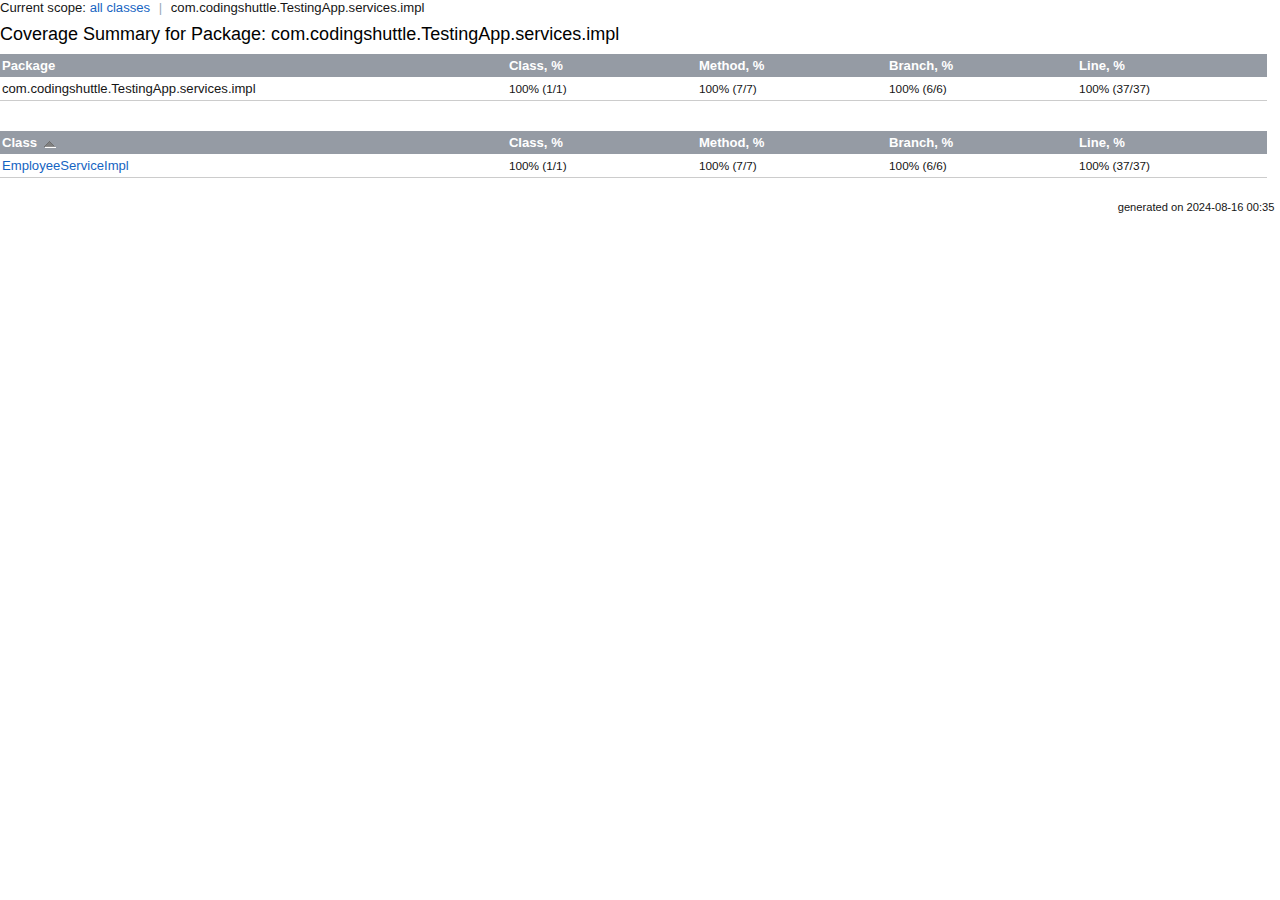
<file: htmlReport/ns-7/index.html>
<!DOCTYPE html>
<html id="htmlId">
<head>
  <meta http-equiv="Content-Type" content="text/html;charset=UTF-8"> 
  <title>Coverage Report > com.codingshuttle.TestingApp.services.impl</title>
  <style type="text/css">
    @import "../css/coverage.css";
    @import "../css/idea.min.css";
  </style>
  <script type="text/javascript" src="../js/highlight.min.js"></script>
  <script type="text/javascript" src="../js/highlightjs-line-numbers.min.js"></script>
</head>

<body>
<div class="content">

<div class="breadCrumbs">
Current scope:     <a href="../index.html">all classes</a>
    <span class="separator">|</span>
com.codingshuttle.TestingApp.services.impl</div>

<h1>Coverage Summary for Package: com.codingshuttle.TestingApp.services.impl</h1>
<table class="coverageStats">
  <tr>
    <th class="name">Package</th>
<th class="coverageStat 
">
  Class, %
</th>
<th class="coverageStat 
">
  Method, %
</th>
<th class="coverageStat 
">
  Branch, %
</th>
<th class="coverageStat 
">
  Line, %
</th>
  </tr>
  <tr>
    <td class="name">com.codingshuttle.TestingApp.services.impl</td>
<td class="coverageStat">
  <span class="percent">
    100%
  </span>
  <span class="absValue">
    (1/1)
  </span>
</td>
<td class="coverageStat">
  <span class="percent">
    100%
  </span>
  <span class="absValue">
    (7/7)
  </span>
</td>
<td class="coverageStat">
  <span class="percent">
    100%
  </span>
  <span class="absValue">
    (6/6)
  </span>
</td>
<td class="coverageStat">
  <span class="percent">
    100%
  </span>
  <span class="absValue">
    (37/37)
  </span>
</td>
  </tr>
</table>

<br/>
<br/>

<table class="coverageStats">
<tr>
  <th class="name  sortedAsc
">
<a href="index_SORT_BY_NAME_DESC.html">Class</a>  </th>
<th class="coverageStat 
">
  <a href="index_SORT_BY_CLASS.html">Class, %</a>
</th>
<th class="coverageStat 
">
  <a href="index_SORT_BY_METHOD.html">Method, %</a>
</th>
<th class="coverageStat 
">
  <a href="index_SORT_BY_BLOCK.html">Branch, %</a>
</th>
<th class="coverageStat 
">
  <a href="index_SORT_BY_LINE.html">Line, %</a>
</th>
</tr>
  <tr>
    <td class="name"><a href="sources/source-1.html">EmployeeServiceImpl</a></td>
<td class="coverageStat">
  <span class="percent">
    100%
  </span>
  <span class="absValue">
    (1/1)
  </span>
</td>
<td class="coverageStat">
  <span class="percent">
    100%
  </span>
  <span class="absValue">
    (7/7)
  </span>
</td>
<td class="coverageStat">
  <span class="percent">
    100%
  </span>
  <span class="absValue">
    (6/6)
  </span>
</td>
<td class="coverageStat">
  <span class="percent">
    100%
  </span>
  <span class="absValue">
    (37/37)
  </span>
</td>
  </tr>
</table>

</div>

<script type="text/javascript">
(function() {
    var msie = false, msie9 = false;
    /*@cc_on
      msie = true;
      @if (@_jscript_version >= 9)
        msie9 = true;
      @end
    @*/

    if (!msie || msie && msie9) {
      hljs.highlightAll()
      hljs.initLineNumbersOnLoad();
    }
})();
</script>

<div class="footer">
    
    <div style="float:right;">generated on 2024-08-16 00:35</div>
</div>
</body>
</html>
</file>
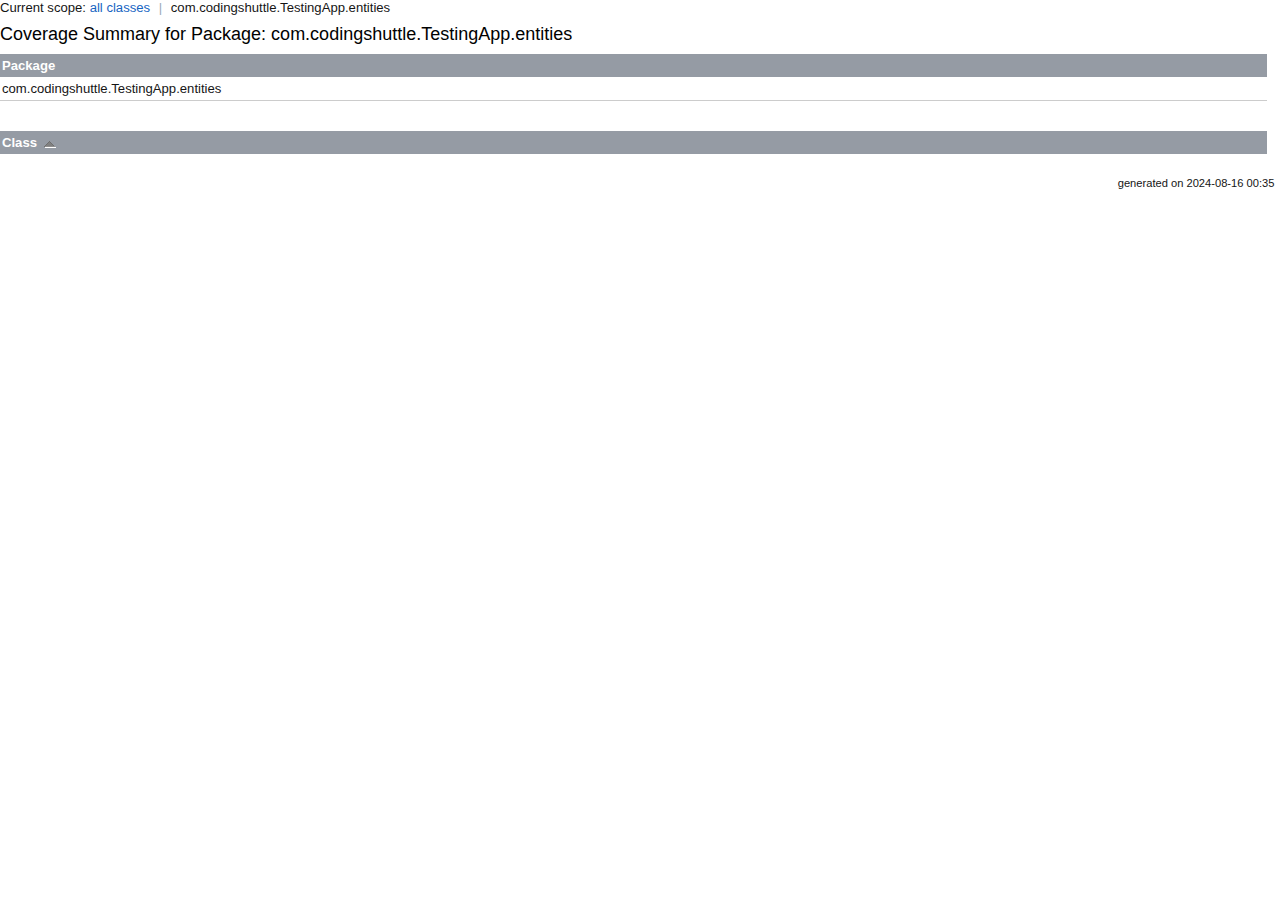
<file: htmlReport/ns-8/index.html>
<!DOCTYPE html>
<html id="htmlId">
<head>
  <meta http-equiv="Content-Type" content="text/html;charset=UTF-8"> 
  <title>Coverage Report > com.codingshuttle.TestingApp.entities</title>
  <style type="text/css">
    @import "../css/coverage.css";
    @import "../css/idea.min.css";
  </style>
  <script type="text/javascript" src="../js/highlight.min.js"></script>
  <script type="text/javascript" src="../js/highlightjs-line-numbers.min.js"></script>
</head>

<body>
<div class="content">

<div class="breadCrumbs">
Current scope:     <a href="../index.html">all classes</a>
    <span class="separator">|</span>
com.codingshuttle.TestingApp.entities</div>

<h1>Coverage Summary for Package: com.codingshuttle.TestingApp.entities</h1>
<table class="coverageStats">
  <tr>
    <th class="name">Package</th>
  </tr>
  <tr>
    <td class="name">com.codingshuttle.TestingApp.entities</td>
  </tr>
</table>

<br/>
<br/>

<table class="coverageStats">
<tr>
  <th class="name  sortedAsc
">
<a href="index_SORT_BY_NAME_DESC.html">Class</a>  </th>
</tr>
</table>

</div>

<script type="text/javascript">
(function() {
    var msie = false, msie9 = false;
    /*@cc_on
      msie = true;
      @if (@_jscript_version >= 9)
        msie9 = true;
      @end
    @*/

    if (!msie || msie && msie9) {
      hljs.highlightAll()
      hljs.initLineNumbersOnLoad();
    }
})();
</script>

<div class="footer">
    
    <div style="float:right;">generated on 2024-08-16 00:35</div>
</div>
</body>
</html>
</file>
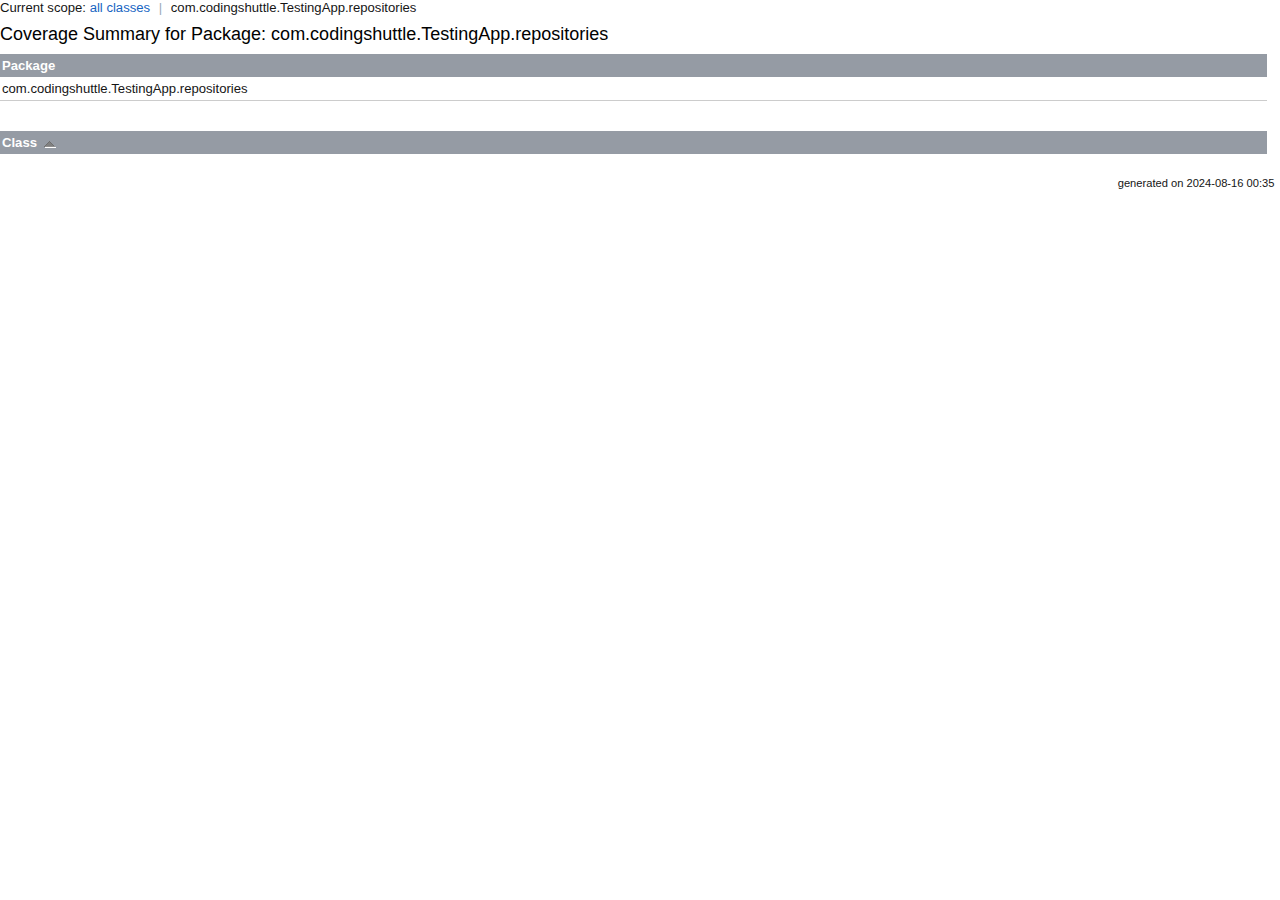
<file: htmlReport/ns-9/index.html>
<!DOCTYPE html>
<html id="htmlId">
<head>
  <meta http-equiv="Content-Type" content="text/html;charset=UTF-8"> 
  <title>Coverage Report > com.codingshuttle.TestingApp.repositories</title>
  <style type="text/css">
    @import "../css/coverage.css";
    @import "../css/idea.min.css";
  </style>
  <script type="text/javascript" src="../js/highlight.min.js"></script>
  <script type="text/javascript" src="../js/highlightjs-line-numbers.min.js"></script>
</head>

<body>
<div class="content">

<div class="breadCrumbs">
Current scope:     <a href="../index.html">all classes</a>
    <span class="separator">|</span>
com.codingshuttle.TestingApp.repositories</div>

<h1>Coverage Summary for Package: com.codingshuttle.TestingApp.repositories</h1>
<table class="coverageStats">
  <tr>
    <th class="name">Package</th>
  </tr>
  <tr>
    <td class="name">com.codingshuttle.TestingApp.repositories</td>
  </tr>
</table>

<br/>
<br/>

<table class="coverageStats">
<tr>
  <th class="name  sortedAsc
">
<a href="index_SORT_BY_NAME_DESC.html">Class</a>  </th>
</tr>
</table>

</div>

<script type="text/javascript">
(function() {
    var msie = false, msie9 = false;
    /*@cc_on
      msie = true;
      @if (@_jscript_version >= 9)
        msie9 = true;
      @end
    @*/

    if (!msie || msie && msie9) {
      hljs.highlightAll()
      hljs.initLineNumbersOnLoad();
    }
})();
</script>

<div class="footer">
    
    <div style="float:right;">generated on 2024-08-16 00:35</div>
</div>
</body>
</html>
</file>
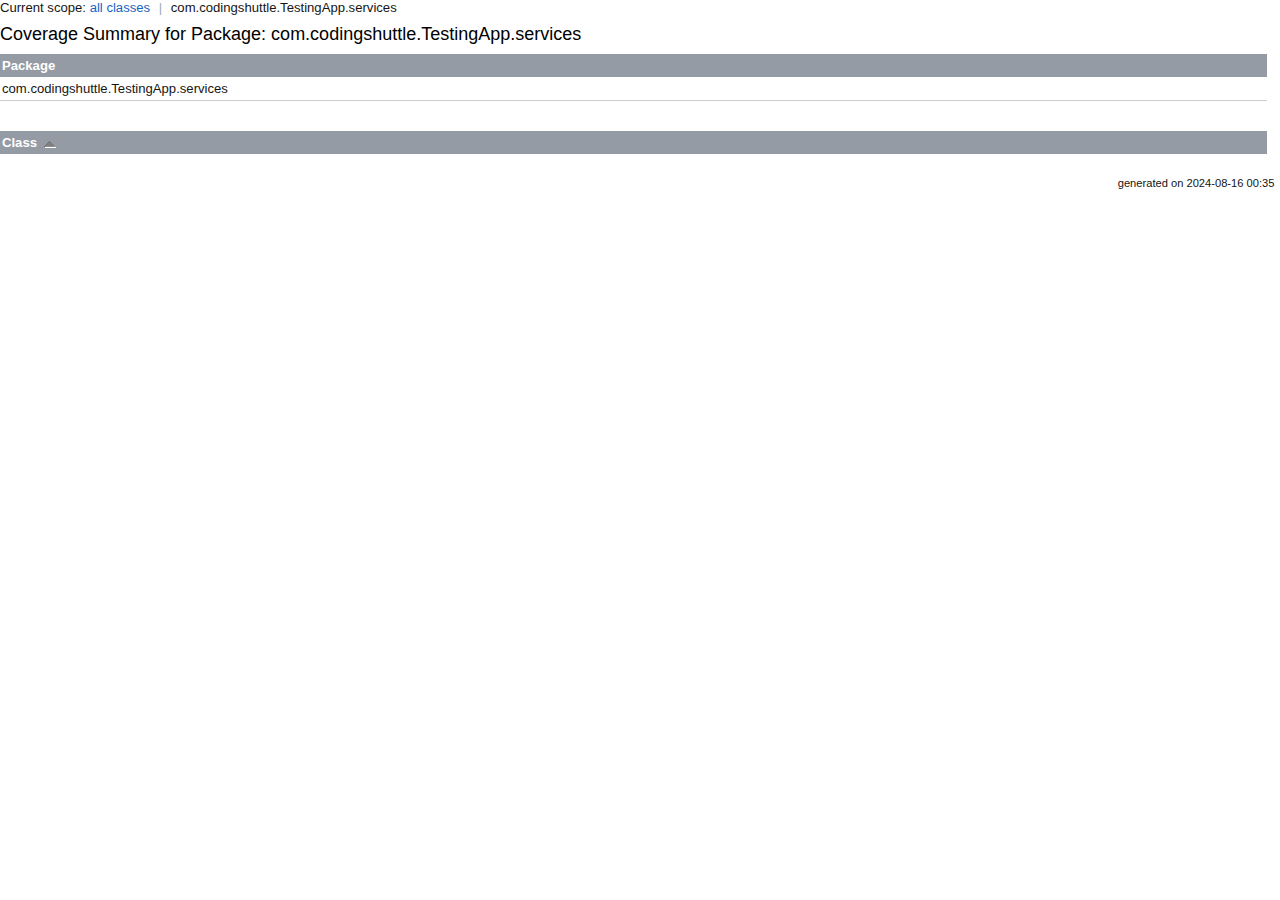
<file: htmlReport/ns-a/index.html>
<!DOCTYPE html>
<html id="htmlId">
<head>
  <meta http-equiv="Content-Type" content="text/html;charset=UTF-8"> 
  <title>Coverage Report > com.codingshuttle.TestingApp.services</title>
  <style type="text/css">
    @import "../css/coverage.css";
    @import "../css/idea.min.css";
  </style>
  <script type="text/javascript" src="../js/highlight.min.js"></script>
  <script type="text/javascript" src="../js/highlightjs-line-numbers.min.js"></script>
</head>

<body>
<div class="content">

<div class="breadCrumbs">
Current scope:     <a href="../index.html">all classes</a>
    <span class="separator">|</span>
com.codingshuttle.TestingApp.services</div>

<h1>Coverage Summary for Package: com.codingshuttle.TestingApp.services</h1>
<table class="coverageStats">
  <tr>
    <th class="name">Package</th>
  </tr>
  <tr>
    <td class="name">com.codingshuttle.TestingApp.services</td>
  </tr>
</table>

<br/>
<br/>

<table class="coverageStats">
<tr>
  <th class="name  sortedAsc
">
<a href="index_SORT_BY_NAME_DESC.html">Class</a>  </th>
</tr>
</table>

</div>

<script type="text/javascript">
(function() {
    var msie = false, msie9 = false;
    /*@cc_on
      msie = true;
      @if (@_jscript_version >= 9)
        msie9 = true;
      @end
    @*/

    if (!msie || msie && msie9) {
      hljs.highlightAll()
      hljs.initLineNumbersOnLoad();
    }
})();
</script>

<div class="footer">
    
    <div style="float:right;">generated on 2024-08-16 00:35</div>
</div>
</body>
</html>
</file>
<file: SaiYogesh-Portfolio/assets/css/noscript.css>
/*
	Stellar by HTML5 UP
	html5up.net | @ajlkn
	Free for personal and commercial use under the CCA 3.0 license (html5up.net/license)
*/

/* Header */

	body.is-preload #header.alt > * {
		opacity: 1;
	}

	body.is-preload #header.alt .logo {
		-moz-transform: none;
		-webkit-transform: none;
		-ms-transform: none;
		transform: none;
	}
</file>
<file: SaiYogesh-Portfolio/assets/css/main.css>
@import url(fontawesome-all.min.css);
@import 'https://fonts.googleapis.com/css?family=Source+Sans+Pro:300,400';

/*
	Stellar by HTML5 UP
	html5up.net | @ajlkn
	Free for personal and commercial use under the CCA 3.0 license (html5up.net/license)
*/

html, body, div, span, applet, object,
iframe, h1, h2, h3, h4, h5, h6, p, blockquote,
pre, a, abbr, acronym, address, big, cite,
code, del, dfn, em, img, ins, kbd, q, s, samp,
small, strike, strong, sub, sup, tt, var, b,
u, i, center, dl, dt, dd, ol, ul, li, fieldset,
form, label, legend, table, caption, tbody,
tfoot, thead, tr, th, td, article, aside,
canvas, details, embed, figure, figcaption,
footer, header, hgroup, menu, nav, output, ruby,
section, summary, time, mark, audio, video {
	margin: 0;
	padding: 0;
	border: 0;
	font-size: 100%;
	font: inherit;
	vertical-align: baseline;}

article, aside, details, figcaption, figure,
footer, header, hgroup, menu, nav, section {
	display: block;}

body {
	line-height: 1;
}

ol, ul {
	list-style: none;
}

blockquote, q {
	quotes: none;
}

	blockquote:before, blockquote:after, q:before, q:after {
		content: '';
		content: none;
	}

table {
	border-collapse: collapse;
	border-spacing: 0;
}

body {
	-webkit-text-size-adjust: none;
}

mark {
	background-color: transparent;
	color: inherit;
}

input::-moz-focus-inner {
	border: 0;
	padding: 0;
}

input, select, textarea {
	-moz-appearance: none;
	-webkit-appearance: none;
	-ms-appearance: none;
	appearance: none;
}

/* Basic */

	@-ms-viewport {
		width: device-width;
	}

	body {
		-ms-overflow-style: scrollbar;
	}

	@media screen and (max-width: 480px) {

		html, body {
			min-width: 320px;
		}

	}

	html {
		box-sizing: border-box;
	}

	*, *:before, *:after {
		box-sizing: inherit;
	}

	body {
		background-color: #935d8c;
		background-image: url("images/overlay.png"), -moz-linear-gradient(45deg, #e37682 15%, #5f4d93 85%);
		background-image: url("images/overlay.png"), -webkit-linear-gradient(45deg, #e37682 15%, #5f4d93 85%);
		background-image: url("images/overlay.png"), -ms-linear-gradient(45deg, #e37682 15%, #5f4d93 85%);
		background-image: url("images/overlay.png"), linear-gradient(45deg, #e37682 15%, #5f4d93 85%);
	}

		body.is-preload *, body.is-preload *:before, body.is-preload *:after {
			-moz-animation: none !important;
			-webkit-animation: none !important;
			-ms-animation: none !important;
			animation: none !important;
			-moz-transition: none !important;
			-webkit-transition: none !important;
			-ms-transition: none !important;
			transition: none !important;
		}

/* Type */

	body {
		background-color: #935d8c;
		color: rgba(255, 255, 255, 0.65);
	}

	body, input, select, textarea {
		font-family: "Source Sans Pro", Helvetica, sans-serif;
		font-size: 17pt;
		font-weight: 300;
		line-height: 1.65;
	}

		@media screen and (max-width: 1680px) {

			body, input, select, textarea {
				font-size: 14pt;
			}

		}

		@media screen and (max-width: 1280px) {

			body, input, select, textarea {
				font-size: 12pt;
			}

		}

		@media screen and (max-width: 360px) {

			body, input, select, textarea {
				font-size: 11pt;
			}

		}

	a {
		-moz-transition: color 0.2s ease, border-bottom 0.2s ease;
		-webkit-transition: color 0.2s ease, border-bottom 0.2s ease;
		-ms-transition: color 0.2s ease, border-bottom 0.2s ease;
		transition: color 0.2s ease, border-bottom 0.2s ease;
		text-decoration: none;
		border-bottom: dotted 1px;
		color: inherit;
	}

		a:hover {
			border-bottom-color: transparent;
		}

	strong, b {
		font-weight: 400;
	}

	em, i {
		font-style: italic;
	}

	p {
		margin: 0 0 2em 0;
	}

		p.content {
			-moz-columns: 20em 2;
			-webkit-columns: 20em 2;
			-ms-columns: 20em 2;
			columns: 20em 2;
			-moz-column-gap: 2em;
			-webkit-column-gap: 2em;
			-ms-column-gap: 2em;
			column-gap: 2em;
			text-align: justify;
		}

	h1, h2, h3, h4, h5, h6 {
		font-weight: 300;
		line-height: 1.5;
		margin: 0 0 0.7em 0;
		letter-spacing: -0.025em;
	}

		h1 a, h2 a, h3 a, h4 a, h5 a, h6 a {
			color: inherit;
			text-decoration: none;
		}

	h1 {
		font-size: 2.5em;
		line-height: 1.2;
	}

	h2 {
		font-size: 1.5em;
	}

	h3 {
		font-size: 1.25em;
	}

	h4 {
		font-size: 1.1em;
	}

	h5 {
		font-size: 0.9em;
	}

	h6 {
		font-size: 0.7em;
	}

	@media screen and (max-width: 736px) {

		h1 {
			font-size: 2em;
		}

	}

	sub {
		font-size: 0.8em;
		position: relative;
		top: 0.5em;
	}

	sup {
		font-size: 0.8em;
		position: relative;
		top: -0.5em;
	}

	blockquote {
		border-left: solid 4px;
		font-style: italic;
		margin: 0 0 2em 0;
		padding: 0.5em 0 0.5em 2em;
	}

	code {
		border-radius: 8px;
		border: solid 1px;
		font-family: "Courier New", monospace;
		font-size: 0.9em;
		margin: 0 0.25em;
		padding: 0.25em 0.65em;
	}

	pre {
		-webkit-overflow-scrolling: touch;
		font-family: "Courier New", monospace;
		font-size: 0.9em;
		margin: 0 0 2em 0;
	}

		pre code {
			display: block;
			line-height: 1.75;
			padding: 1em 1.5em;
			overflow-x: auto;
		}

	hr {
		border: 0;
		border-bottom: solid 1px;
		margin: 2em 0;
	}

		hr.major {
			margin: 3em 0;
		}

	.align-left {
		text-align: left;
	}

	.align-center {
		text-align: center;
	}

	.align-right {
		text-align: right;
	}

	input, select, textarea {
		color: #ffffff;
	}

	a:hover {
		color: #ffffff;
	}

	strong, b {
		color: #ffffff;
	}

	h1, h2, h3, h4, h5, h6 {
		color: #ffffff;
	}

	blockquote {
		border-left-color: rgba(255, 255, 255, 0.35);
	}

	code {
		background: rgba(255, 255, 255, 0.075);
		border-color: rgba(255, 255, 255, 0.35);
	}

	hr {
		border-bottom-color: rgba(255, 255, 255, 0.35);
	}

/* Row */

	.row {
		display: flex;
		flex-wrap: wrap;
		box-sizing: border-box;
		align-items: stretch;
	}

		.row > * {
			box-sizing: border-box;
		}

		.row.gtr-uniform > * > :last-child {
			margin-bottom: 0;
		}

		.row.aln-left {
			justify-content: flex-start;
		}

		.row.aln-center {
			justify-content: center;
		}

		.row.aln-right {
			justify-content: flex-end;
		}

		.row.aln-top {
			align-items: flex-start;
		}

		.row.aln-middle {
			align-items: center;
		}

		.row.aln-bottom {
			align-items: flex-end;
		}

		.row > .imp {
			order: -1;
		}

		.row > .col-1 {
			width: 8.33333%;
		}

		.row > .off-1 {
			margin-left: 8.33333%;
		}

		.row > .col-2 {
			width: 16.66667%;
		}

		.row > .off-2 {
			margin-left: 16.66667%;
		}

		.row > .col-3 {
			width: 25%;
		}

		.row > .off-3 {
			margin-left: 25%;
		}

		.row > .col-4 {
			width: 33.33333%;
		}

		.row > .off-4 {
			margin-left: 33.33333%;
		}

		.row > .col-5 {
			width: 41.66667%;
		}

		.row > .off-5 {
			margin-left: 41.66667%;
		}

		.row > .col-6 {
			width: 50%;
		}

		.row > .off-6 {
			margin-left: 50%;
		}

		.row > .col-7 {
			width: 58.33333%;
		}

		.row > .off-7 {
			margin-left: 58.33333%;
		}

		.row > .col-8 {
			width: 66.66667%;
		}

		.row > .off-8 {
			margin-left: 66.66667%;
		}

		.row > .col-9 {
			width: 75%;
		}

		.row > .off-9 {
			margin-left: 75%;
		}

		.row > .col-10 {
			width: 83.33333%;
		}

		.row > .off-10 {
			margin-left: 83.33333%;
		}

		.row > .col-11 {
			width: 91.66667%;
		}

		.row > .off-11 {
			margin-left: 91.66667%;
		}

		.row > .col-12 {
			width: 100%;
		}

		.row > .off-12 {
			margin-left: 100%;
		}

		.row.gtr-0 {
			margin-top: 0;
			margin-left: 0em;
		}

			.row.gtr-0 > * {
				padding: 0 0 0 0em;
			}

			.row.gtr-0.gtr-uniform {
				margin-top: 0em;
			}

				.row.gtr-0.gtr-uniform > * {
					padding-top: 0em;
				}

		.row.gtr-25 {
			margin-top: 0;
			margin-left: -0.375em;
		}

			.row.gtr-25 > * {
				padding: 0 0 0 0.375em;
			}

			.row.gtr-25.gtr-uniform {
				margin-top: -0.375em;
			}

				.row.gtr-25.gtr-uniform > * {
					padding-top: 0.375em;
				}

		.row.gtr-50 {
			margin-top: 0;
			margin-left: -0.75em;
		}

			.row.gtr-50 > * {
				padding: 0 0 0 0.75em;
			}

			.row.gtr-50.gtr-uniform {
				margin-top: -0.75em;
			}

				.row.gtr-50.gtr-uniform > * {
					padding-top: 0.75em;
				}

		.row {
			margin-top: 0;
			margin-left: -1.5em;
		}

			.row > * {
				padding: 0 0 0 1.5em;
			}

			.row.gtr-uniform {
				margin-top: -1.5em;
			}

				.row.gtr-uniform > * {
					padding-top: 1.5em;
				}

		.row.gtr-150 {
			margin-top: 0;
			margin-left: -2.25em;
		}

			.row.gtr-150 > * {
				padding: 0 0 0 2.25em;
			}

			.row.gtr-150.gtr-uniform {
				margin-top: -2.25em;
			}

				.row.gtr-150.gtr-uniform > * {
					padding-top: 2.25em;
				}

		.row.gtr-200 {
			margin-top: 0;
			margin-left: -3em;
		}

			.row.gtr-200 > * {
				padding: 0 0 0 3em;
			}

			.row.gtr-200.gtr-uniform {
				margin-top: -3em;
			}

				.row.gtr-200.gtr-uniform > * {
					padding-top: 3em;
				}

		@media screen and (max-width: 1680px) {

			.row {
				display: flex;
				flex-wrap: wrap;
				box-sizing: border-box;
				align-items: stretch;
			}

				.row > * {
					box-sizing: border-box;
				}

				.row.gtr-uniform > * > :last-child {
					margin-bottom: 0;
				}

				.row.aln-left {
					justify-content: flex-start;
				}

				.row.aln-center {
					justify-content: center;
				}

				.row.aln-right {
					justify-content: flex-end;
				}

				.row.aln-top {
					align-items: flex-start;
				}

				.row.aln-middle {
					align-items: center;
				}

				.row.aln-bottom {
					align-items: flex-end;
				}

				.row > .imp-xlarge {
					order: -1;
				}

				.row > .col-1-xlarge {
					width: 8.33333%;
				}

				.row > .off-1-xlarge {
					margin-left: 8.33333%;
				}

				.row > .col-2-xlarge {
					width: 16.66667%;
				}

				.row > .off-2-xlarge {
					margin-left: 16.66667%;
				}

				.row > .col-3-xlarge {
					width: 25%;
				}

				.row > .off-3-xlarge {
					margin-left: 25%;
				}

				.row > .col-4-xlarge {
					width: 33.33333%;
				}

				.row > .off-4-xlarge {
					margin-left: 33.33333%;
				}

				.row > .col-5-xlarge {
					width: 41.66667%;
				}

				.row > .off-5-xlarge {
					margin-left: 41.66667%;
				}

				.row > .col-6-xlarge {
					width: 50%;
				}

				.row > .off-6-xlarge {
					margin-left: 50%;
				}

				.row > .col-7-xlarge {
					width: 58.33333%;
				}

				.row > .off-7-xlarge {
					margin-left: 58.33333%;
				}

				.row > .col-8-xlarge {
					width: 66.66667%;
				}

				.row > .off-8-xlarge {
					margin-left: 66.66667%;
				}

				.row > .col-9-xlarge {
					width: 75%;
				}

				.row > .off-9-xlarge {
					margin-left: 75%;
				}

				.row > .col-10-xlarge {
					width: 83.33333%;
				}

				.row > .off-10-xlarge {
					margin-left: 83.33333%;
				}

				.row > .col-11-xlarge {
					width: 91.66667%;
				}

				.row > .off-11-xlarge {
					margin-left: 91.66667%;
				}

				.row > .col-12-xlarge {
					width: 100%;
				}

				.row > .off-12-xlarge {
					margin-left: 100%;
				}

				.row.gtr-0 {
					margin-top: 0;
					margin-left: 0em;
				}

					.row.gtr-0 > * {
						padding: 0 0 0 0em;
					}

					.row.gtr-0.gtr-uniform {
						margin-top: 0em;
					}

						.row.gtr-0.gtr-uniform > * {
							padding-top: 0em;
						}

				.row.gtr-25 {
					margin-top: 0;
					margin-left: -0.375em;
				}

					.row.gtr-25 > * {
						padding: 0 0 0 0.375em;
					}

					.row.gtr-25.gtr-uniform {
						margin-top: -0.375em;
					}

						.row.gtr-25.gtr-uniform > * {
							padding-top: 0.375em;
						}

				.row.gtr-50 {
					margin-top: 0;
					margin-left: -0.75em;
				}

					.row.gtr-50 > * {
						padding: 0 0 0 0.75em;
					}

					.row.gtr-50.gtr-uniform {
						margin-top: -0.75em;
					}

						.row.gtr-50.gtr-uniform > * {
							padding-top: 0.75em;
						}

				.row {
					margin-top: 0;
					margin-left: -1.5em;
				}

					.row > * {
						padding: 0 0 0 1.5em;
					}

					.row.gtr-uniform {
						margin-top: -1.5em;
					}

						.row.gtr-uniform > * {
							padding-top: 1.5em;
						}

				.row.gtr-150 {
					margin-top: 0;
					margin-left: -2.25em;
				}

					.row.gtr-150 > * {
						padding: 0 0 0 2.25em;
					}

					.row.gtr-150.gtr-uniform {
						margin-top: -2.25em;
					}

						.row.gtr-150.gtr-uniform > * {
							padding-top: 2.25em;
						}

				.row.gtr-200 {
					margin-top: 0;
					margin-left: -3em;
				}

					.row.gtr-200 > * {
						padding: 0 0 0 3em;
					}

					.row.gtr-200.gtr-uniform {
						margin-top: -3em;
					}

						.row.gtr-200.gtr-uniform > * {
							padding-top: 3em;
						}

		}

		@media screen and (max-width: 1280px) {

			.row {
				display: flex;
				flex-wrap: wrap;
				box-sizing: border-box;
				align-items: stretch;
			}

				.row > * {
					box-sizing: border-box;
				}

				.row.gtr-uniform > * > :last-child {
					margin-bottom: 0;
				}

				.row.aln-left {
					justify-content: flex-start;
				}

				.row.aln-center {
					justify-content: center;
				}

				.row.aln-right {
					justify-content: flex-end;
				}

				.row.aln-top {
					align-items: flex-start;
				}

				.row.aln-middle {
					align-items: center;
				}

				.row.aln-bottom {
					align-items: flex-end;
				}

				.row > .imp-large {
					order: -1;
				}

				.row > .col-1-large {
					width: 8.33333%;
				}

				.row > .off-1-large {
					margin-left: 8.33333%;
				}

				.row > .col-2-large {
					width: 16.66667%;
				}

				.row > .off-2-large {
					margin-left: 16.66667%;
				}

				.row > .col-3-large {
					width: 25%;
				}

				.row > .off-3-large {
					margin-left: 25%;
				}

				.row > .col-4-large {
					width: 33.33333%;
				}

				.row > .off-4-large {
					margin-left: 33.33333%;
				}

				.row > .col-5-large {
					width: 41.66667%;
				}

				.row > .off-5-large {
					margin-left: 41.66667%;
				}

				.row > .col-6-large {
					width: 50%;
				}

				.row > .off-6-large {
					margin-left: 50%;
				}

				.row > .col-7-large {
					width: 58.33333%;
				}

				.row > .off-7-large {
					margin-left: 58.33333%;
				}

				.row > .col-8-large {
					width: 66.66667%;
				}

				.row > .off-8-large {
					margin-left: 66.66667%;
				}

				.row > .col-9-large {
					width: 75%;
				}

				.row > .off-9-large {
					margin-left: 75%;
				}

				.row > .col-10-large {
					width: 83.33333%;
				}

				.row > .off-10-large {
					margin-left: 83.33333%;
				}

				.row > .col-11-large {
					width: 91.66667%;
				}

				.row > .off-11-large {
					margin-left: 91.66667%;
				}

				.row > .col-12-large {
					width: 100%;
				}

				.row > .off-12-large {
					margin-left: 100%;
				}

				.row.gtr-0 {
					margin-top: 0;
					margin-left: 0em;
				}

					.row.gtr-0 > * {
						padding: 0 0 0 0em;
					}

					.row.gtr-0.gtr-uniform {
						margin-top: 0em;
					}

						.row.gtr-0.gtr-uniform > * {
							padding-top: 0em;
						}

				.row.gtr-25 {
					margin-top: 0;
					margin-left: -0.375em;
				}

					.row.gtr-25 > * {
						padding: 0 0 0 0.375em;
					}

					.row.gtr-25.gtr-uniform {
						margin-top: -0.375em;
					}

						.row.gtr-25.gtr-uniform > * {
							padding-top: 0.375em;
						}

				.row.gtr-50 {
					margin-top: 0;
					margin-left: -0.75em;
				}

					.row.gtr-50 > * {
						padding: 0 0 0 0.75em;
					}

					.row.gtr-50.gtr-uniform {
						margin-top: -0.75em;
					}

						.row.gtr-50.gtr-uniform > * {
							padding-top: 0.75em;
						}

				.row {
					margin-top: 0;
					margin-left: -1.5em;
				}

					.row > * {
						padding: 0 0 0 1.5em;
					}

					.row.gtr-uniform {
						margin-top: -1.5em;
					}

						.row.gtr-uniform > * {
							padding-top: 1.5em;
						}

				.row.gtr-150 {
					margin-top: 0;
					margin-left: -2.25em;
				}

					.row.gtr-150 > * {
						padding: 0 0 0 2.25em;
					}

					.row.gtr-150.gtr-uniform {
						margin-top: -2.25em;
					}

						.row.gtr-150.gtr-uniform > * {
							padding-top: 2.25em;
						}

				.row.gtr-200 {
					margin-top: 0;
					margin-left: -3em;
				}

					.row.gtr-200 > * {
						padding: 0 0 0 3em;
					}

					.row.gtr-200.gtr-uniform {
						margin-top: -3em;
					}

						.row.gtr-200.gtr-uniform > * {
							padding-top: 3em;
						}

		}

		@media screen and (max-width: 980px) {

			.row {
				display: flex;
				flex-wrap: wrap;
				box-sizing: border-box;
				align-items: stretch;
			}

				.row > * {
					box-sizing: border-box;
				}

				.row.gtr-uniform > * > :last-child {
					margin-bottom: 0;
				}

				.row.aln-left {
					justify-content: flex-start;
				}

				.row.aln-center {
					justify-content: center;
				}

				.row.aln-right {
					justify-content: flex-end;
				}

				.row.aln-top {
					align-items: flex-start;
				}

				.row.aln-middle {
					align-items: center;
				}

				.row.aln-bottom {
					align-items: flex-end;
				}

				.row > .imp-medium {
					order: -1;
				}

				.row > .col-1-medium {
					width: 8.33333%;
				}

				.row > .off-1-medium {
					margin-left: 8.33333%;
				}

				.row > .col-2-medium {
					width: 16.66667%;
				}

				.row > .off-2-medium {
					margin-left: 16.66667%;
				}

				.row > .col-3-medium {
					width: 25%;
				}

				.row > .off-3-medium {
					margin-left: 25%;
				}

				.row > .col-4-medium {
					width: 33.33333%;
				}

				.row > .off-4-medium {
					margin-left: 33.33333%;
				}

				.row > .col-5-medium {
					width: 41.66667%;
				}

				.row > .off-5-medium {
					margin-left: 41.66667%;
				}

				.row > .col-6-medium {
					width: 50%;
				}

				.row > .off-6-medium {
					margin-left: 50%;
				}

				.row > .col-7-medium {
					width: 58.33333%;
				}

				.row > .off-7-medium {
					margin-left: 58.33333%;
				}

				.row > .col-8-medium {
					width: 66.66667%;
				}

				.row > .off-8-medium {
					margin-left: 66.66667%;
				}

				.row > .col-9-medium {
					width: 75%;
				}

				.row > .off-9-medium {
					margin-left: 75%;
				}

				.row > .col-10-medium {
					width: 83.33333%;
				}

				.row > .off-10-medium {
					margin-left: 83.33333%;
				}

				.row > .col-11-medium {
					width: 91.66667%;
				}

				.row > .off-11-medium {
					margin-left: 91.66667%;
				}

				.row > .col-12-medium {
					width: 100%;
				}

				.row > .off-12-medium {
					margin-left: 100%;
				}

				.row.gtr-0 {
					margin-top: 0;
					margin-left: 0em;
				}

					.row.gtr-0 > * {
						padding: 0 0 0 0em;
					}

					.row.gtr-0.gtr-uniform {
						margin-top: 0em;
					}

						.row.gtr-0.gtr-uniform > * {
							padding-top: 0em;
						}

				.row.gtr-25 {
					margin-top: 0;
					margin-left: -0.375em;
				}

					.row.gtr-25 > * {
						padding: 0 0 0 0.375em;
					}

					.row.gtr-25.gtr-uniform {
						margin-top: -0.375em;
					}

						.row.gtr-25.gtr-uniform > * {
							padding-top: 0.375em;
						}

				.row.gtr-50 {
					margin-top: 0;
					margin-left: -0.75em;
				}

					.row.gtr-50 > * {
						padding: 0 0 0 0.75em;
					}

					.row.gtr-50.gtr-uniform {
						margin-top: -0.75em;
					}

						.row.gtr-50.gtr-uniform > * {
							padding-top: 0.75em;
						}

				.row {
					margin-top: 0;
					margin-left: -1.5em;
				}

					.row > * {
						padding: 0 0 0 1.5em;
					}

					.row.gtr-uniform {
						margin-top: -1.5em;
					}

						.row.gtr-uniform > * {
							padding-top: 1.5em;
						}

				.row.gtr-150 {
					margin-top: 0;
					margin-left: -2.25em;
				}

					.row.gtr-150 > * {
						padding: 0 0 0 2.25em;
					}

					.row.gtr-150.gtr-uniform {
						margin-top: -2.25em;
					}

						.row.gtr-150.gtr-uniform > * {
							padding-top: 2.25em;
						}

				.row.gtr-200 {
					margin-top: 0;
					margin-left: -3em;
				}

					.row.gtr-200 > * {
						padding: 0 0 0 3em;
					}

					.row.gtr-200.gtr-uniform {
						margin-top: -3em;
					}

						.row.gtr-200.gtr-uniform > * {
							padding-top: 3em;
						}

		}

		@media screen and (max-width: 736px) {

			.row {
				display: flex;
				flex-wrap: wrap;
				box-sizing: border-box;
				align-items: stretch;
			}

				.row > * {
					box-sizing: border-box;
				}

				.row.gtr-uniform > * > :last-child {
					margin-bottom: 0;
				}

				.row.aln-left {
					justify-content: flex-start;
				}

				.row.aln-center {
					justify-content: center;
				}

				.row.aln-right {
					justify-content: flex-end;
				}

				.row.aln-top {
					align-items: flex-start;
				}

				.row.aln-middle {
					align-items: center;
				}

				.row.aln-bottom {
					align-items: flex-end;
				}

				.row > .imp-small {
					order: -1;
				}

				.row > .col-1-small {
					width: 8.33333%;
				}

				.row > .off-1-small {
					margin-left: 8.33333%;
				}

				.row > .col-2-small {
					width: 16.66667%;
				}

				.row > .off-2-small {
					margin-left: 16.66667%;
				}

				.row > .col-3-small {
					width: 25%;
				}

				.row > .off-3-small {
					margin-left: 25%;
				}

				.row > .col-4-small {
					width: 33.33333%;
				}

				.row > .off-4-small {
					margin-left: 33.33333%;
				}

				.row > .col-5-small {
					width: 41.66667%;
				}

				.row > .off-5-small {
					margin-left: 41.66667%;
				}

				.row > .col-6-small {
					width: 50%;
				}

				.row > .off-6-small {
					margin-left: 50%;
				}

				.row > .col-7-small {
					width: 58.33333%;
				}

				.row > .off-7-small {
					margin-left: 58.33333%;
				}

				.row > .col-8-small {
					width: 66.66667%;
				}

				.row > .off-8-small {
					margin-left: 66.66667%;
				}

				.row > .col-9-small {
					width: 75%;
				}

				.row > .off-9-small {
					margin-left: 75%;
				}

				.row > .col-10-small {
					width: 83.33333%;
				}

				.row > .off-10-small {
					margin-left: 83.33333%;
				}

				.row > .col-11-small {
					width: 91.66667%;
				}

				.row > .off-11-small {
					margin-left: 91.66667%;
				}

				.row > .col-12-small {
					width: 100%;
				}

				.row > .off-12-small {
					margin-left: 100%;
				}

				.row.gtr-0 {
					margin-top: 0;
					margin-left: 0em;
				}

					.row.gtr-0 > * {
						padding: 0 0 0 0em;
					}

					.row.gtr-0.gtr-uniform {
						margin-top: 0em;
					}

						.row.gtr-0.gtr-uniform > * {
							padding-top: 0em;
						}

				.row.gtr-25 {
					margin-top: 0;
					margin-left: -0.25em;
				}

					.row.gtr-25 > * {
						padding: 0 0 0 0.25em;
					}

					.row.gtr-25.gtr-uniform {
						margin-top: -0.25em;
					}

						.row.gtr-25.gtr-uniform > * {
							padding-top: 0.25em;
						}

				.row.gtr-50 {
					margin-top: 0;
					margin-left: -0.5em;
				}

					.row.gtr-50 > * {
						padding: 0 0 0 0.5em;
					}

					.row.gtr-50.gtr-uniform {
						margin-top: -0.5em;
					}

						.row.gtr-50.gtr-uniform > * {
							padding-top: 0.5em;
						}

				.row {
					margin-top: 0;
					margin-left: -1em;
				}

					.row > * {
						padding: 0 0 0 1em;
					}

					.row.gtr-uniform {
						margin-top: -1em;
					}

						.row.gtr-uniform > * {
							padding-top: 1em;
						}

				.row.gtr-150 {
					margin-top: 0;
					margin-left: -1.5em;
				}

					.row.gtr-150 > * {
						padding: 0 0 0 1.5em;
					}

					.row.gtr-150.gtr-uniform {
						margin-top: -1.5em;
					}

						.row.gtr-150.gtr-uniform > * {
							padding-top: 1.5em;
						}

				.row.gtr-200 {
					margin-top: 0;
					margin-left: -2em;
				}

					.row.gtr-200 > * {
						padding: 0 0 0 2em;
					}

					.row.gtr-200.gtr-uniform {
						margin-top: -2em;
					}

						.row.gtr-200.gtr-uniform > * {
							padding-top: 2em;
						}

		}

		@media screen and (max-width: 480px) {

			.row {
				display: flex;
				flex-wrap: wrap;
				box-sizing: border-box;
				align-items: stretch;
			}

				.row > * {
					box-sizing: border-box;
				}

				.row.gtr-uniform > * > :last-child {
					margin-bottom: 0;
				}

				.row.aln-left {
					justify-content: flex-start;
				}

				.row.aln-center {
					justify-content: center;
				}

				.row.aln-right {
					justify-content: flex-end;
				}

				.row.aln-top {
					align-items: flex-start;
				}

				.row.aln-middle {
					align-items: center;
				}

				.row.aln-bottom {
					align-items: flex-end;
				}

				.row > .imp-xsmall {
					order: -1;
				}

				.row > .col-1-xsmall {
					width: 8.33333%;
				}

				.row > .off-1-xsmall {
					margin-left: 8.33333%;
				}

				.row > .col-2-xsmall {
					width: 16.66667%;
				}

				.row > .off-2-xsmall {
					margin-left: 16.66667%;
				}

				.row > .col-3-xsmall {
					width: 25%;
				}

				.row > .off-3-xsmall {
					margin-left: 25%;
				}

				.row > .col-4-xsmall {
					width: 33.33333%;
				}

				.row > .off-4-xsmall {
					margin-left: 33.33333%;
				}

				.row > .col-5-xsmall {
					width: 41.66667%;
				}

				.row > .off-5-xsmall {
					margin-left: 41.66667%;
				}

				.row > .col-6-xsmall {
					width: 50%;
				}

				.row > .off-6-xsmall {
					margin-left: 50%;
				}

				.row > .col-7-xsmall {
					width: 58.33333%;
				}

				.row > .off-7-xsmall {
					margin-left: 58.33333%;
				}

				.row > .col-8-xsmall {
					width: 66.66667%;
				}

				.row > .off-8-xsmall {
					margin-left: 66.66667%;
				}

				.row > .col-9-xsmall {
					width: 75%;
				}

				.row > .off-9-xsmall {
					margin-left: 75%;
				}

				.row > .col-10-xsmall {
					width: 83.33333%;
				}

				.row > .off-10-xsmall {
					margin-left: 83.33333%;
				}

				.row > .col-11-xsmall {
					width: 91.66667%;
				}

				.row > .off-11-xsmall {
					margin-left: 91.66667%;
				}

				.row > .col-12-xsmall {
					width: 100%;
				}

				.row > .off-12-xsmall {
					margin-left: 100%;
				}

				.row.gtr-0 {
					margin-top: 0;
					margin-left: 0em;
				}

					.row.gtr-0 > * {
						padding: 0 0 0 0em;
					}

					.row.gtr-0.gtr-uniform {
						margin-top: 0em;
					}

						.row.gtr-0.gtr-uniform > * {
							padding-top: 0em;
						}

				.row.gtr-25 {
					margin-top: 0;
					margin-left: -0.3125em;
				}

					.row.gtr-25 > * {
						padding: 0 0 0 0.3125em;
					}

					.row.gtr-25.gtr-uniform {
						margin-top: -0.3125em;
					}

						.row.gtr-25.gtr-uniform > * {
							padding-top: 0.3125em;
						}

				.row.gtr-50 {
					margin-top: 0;
					margin-left: -0.625em;
				}

					.row.gtr-50 > * {
						padding: 0 0 0 0.625em;
					}

					.row.gtr-50.gtr-uniform {
						margin-top: -0.625em;
					}

						.row.gtr-50.gtr-uniform > * {
							padding-top: 0.625em;
						}

				.row {
					margin-top: 0;
					margin-left: -1.25em;
				}

					.row > * {
						padding: 0 0 0 1.25em;
					}

					.row.gtr-uniform {
						margin-top: -1.25em;
					}

						.row.gtr-uniform > * {
							padding-top: 1.25em;
						}

				.row.gtr-150 {
					margin-top: 0;
					margin-left: -1.875em;
				}

					.row.gtr-150 > * {
						padding: 0 0 0 1.875em;
					}

					.row.gtr-150.gtr-uniform {
						margin-top: -1.875em;
					}

						.row.gtr-150.gtr-uniform > * {
							padding-top: 1.875em;
						}

				.row.gtr-200 {
					margin-top: 0;
					margin-left: -2.5em;
				}

					.row.gtr-200 > * {
						padding: 0 0 0 2.5em;
					}

					.row.gtr-200.gtr-uniform {
						margin-top: -2.5em;
					}

						.row.gtr-200.gtr-uniform > * {
							padding-top: 2.5em;
						}

		}

/* Box */

	.box {
		border-radius: 8px;
		border: solid;
		margin-bottom: 2em;
		padding: 1.5em;
	}

		.box > :last-child,
		.box > :last-child > :last-child,
		.box > :last-child > :last-child > :last-child {
			margin-bottom: 0;
		}

		.box.alt {
			border: 0;
			border-radius: 0;
			padding: 0;
		}

	.box {
		border-color: rgba(255, 255, 255, 0.35);
	}

/* Button */

	input[type="submit"],
	input[type="reset"],
	input[type="button"],
	button,
	.button {
		-moz-appearance: none;
		-webkit-appearance: none;
		-ms-appearance: none;
		appearance: none;
		-moz-transition: background-color 0.2s ease-in-out, color 0.2s ease-in-out;
		-webkit-transition: background-color 0.2s ease-in-out, color 0.2s ease-in-out;
		-ms-transition: background-color 0.2s ease-in-out, color 0.2s ease-in-out;
		transition: background-color 0.2s ease-in-out, color 0.2s ease-in-out;
		border-radius: 8px;
		border: 0;
		cursor: pointer;
		display: inline-block;
		font-weight: 300;
		height: 2.75em;
		line-height: 2.75em;
		min-width: 9.25em;
		padding: 0 1.5em;
		text-align: center;
		text-decoration: none;
		white-space: nowrap;
	}

		input[type="submit"].icon,
		input[type="reset"].icon,
		input[type="button"].icon,
		button.icon,
		.button.icon {
			padding-left: 1.35em;
		}

			input[type="submit"].icon:before,
			input[type="reset"].icon:before,
			input[type="button"].icon:before,
			button.icon:before,
			.button.icon:before {
				margin-right: 0.5em;
			}

		input[type="submit"].fit,
		input[type="reset"].fit,
		input[type="button"].fit,
		button.fit,
		.button.fit {
			width: 100%;
		}

		input[type="submit"].small,
		input[type="reset"].small,
		input[type="button"].small,
		button.small,
		.button.small {
			font-size: 0.8em;
		}

		input[type="submit"].large,
		input[type="reset"].large,
		input[type="button"].large,
		button.large,
		.button.large {
			font-size: 1.35em;
		}

		input[type="submit"].disabled, input[type="submit"]:disabled,
		input[type="reset"].disabled,
		input[type="reset"]:disabled,
		input[type="button"].disabled,
		input[type="button"]:disabled,
		button.disabled,
		button:disabled,
		.button.disabled,
		.button:disabled {
			pointer-events: none;
			opacity: 0.25;
		}

		@media screen and (max-width: 736px) {

			input[type="submit"],
			input[type="reset"],
			input[type="button"],
			button,
			.button {
				min-width: 0;
			}

		}

	input[type="submit"],
	input[type="reset"],
	input[type="button"],
	button,
	.button {
		background-color: transparent;
		box-shadow: inset 0 0 0 1px rgba(255, 255, 255, 0.35);
		color: #ffffff !important;
	}

		input[type="submit"]:hover,
		input[type="reset"]:hover,
		input[type="button"]:hover,
		button:hover,
		.button:hover {
			background-color: rgba(255, 255, 255, 0.075);
		}

		input[type="submit"]:active,
		input[type="reset"]:active,
		input[type="button"]:active,
		button:active,
		.button:active {
			background-color: rgba(255, 255, 255, 0.2);
		}

		input[type="submit"].icon:before,
		input[type="reset"].icon:before,
		input[type="button"].icon:before,
		button.icon:before,
		.button.icon:before {
			color: rgba(255, 255, 255, 0.5);
		}

		input[type="submit"].primary,
		input[type="reset"].primary,
		input[type="button"].primary,
		button.primary,
		.button.primary {
			background-color: #8cc9f0;
			color: #ffffff !important;
			box-shadow: none;
		}

			input[type="submit"].primary:hover,
			input[type="reset"].primary:hover,
			input[type="button"].primary:hover,
			button.primary:hover,
			.button.primary:hover {
				background-color: #9acff2;
			}

			input[type="submit"].primary:active,
			input[type="reset"].primary:active,
			input[type="button"].primary:active,
			button.primary:active,
			.button.primary:active {
				background-color: #7ec3ee;
			}

			input[type="submit"].primary.icon:before,
			input[type="reset"].primary.icon:before,
			input[type="button"].primary.icon:before,
			button.primary.icon:before,
			.button.primary.icon:before {
				color: #ffffff !important;
			}

/* Form */

	form {
		margin: 0 0 2em 0;
	}

	label {
		display: block;
		font-size: 0.9em;
		font-weight: 400;
		margin: 0 0 1em 0;
	}

	input[type="text"],
	input[type="password"],
	input[type="email"],
	select,
	textarea {
		-moz-appearance: none;
		-webkit-appearance: none;
		-ms-appearance: none;
		appearance: none;
		border-radius: 8px;
		border: solid 1px;
		color: inherit;
		display: block;
		outline: 0;
		padding: 0 1em;
		text-decoration: none;
		width: 100%;
	}

		input[type="text"]:invalid,
		input[type="password"]:invalid,
		input[type="email"]:invalid,
		select:invalid,
		textarea:invalid {
			box-shadow: none;
		}

	select {
		background-size: 1.25rem;
		background-repeat: no-repeat;
		background-position: calc(100% - 1rem) center;
		height: 2.75em;
		padding-right: 2.75em;
		text-overflow: ellipsis;
	}

		select:focus::-ms-value {
			background-color: transparent;
		}

		select::-ms-expand {
			display: none;
		}

	input[type="text"],
	input[type="password"],
	input[type="email"],
	select {
		height: 2.75em;
	}

	textarea {
		padding: 0.75em 1em;
	}

	input[type="checkbox"],
	input[type="radio"] {
		-moz-appearance: none;
		-webkit-appearance: none;
		-ms-appearance: none;
		appearance: none;
		display: block;
		float: left;
		margin-right: -2em;
		opacity: 0;
		width: 1em;
		z-index: -1;
	}

		input[type="checkbox"] + label,
		input[type="radio"] + label {
			text-decoration: none;
			cursor: pointer;
			display: inline-block;
			font-size: 1em;
			font-weight: 300;
			padding-left: 2.4em;
			padding-right: 0.75em;
			position: relative;
		}

			input[type="checkbox"] + label:before,
			input[type="radio"] + label:before {
				-moz-osx-font-smoothing: grayscale;
				-webkit-font-smoothing: antialiased;
				display: inline-block;
				font-style: normal;
				font-variant: normal;
				text-rendering: auto;
				line-height: 1;
				text-transform: none !important;
				font-family: 'Font Awesome 5 Free';
				font-weight: 900;
			}

			input[type="checkbox"] + label:before,
			input[type="radio"] + label:before {
				border-radius: 8px;
				border: solid 1px;
				content: '';
				display: inline-block;
				font-size: 0.8em;
				height: 2.0625em;
				left: 0;
				line-height: 2.0625em;
				position: absolute;
				text-align: center;
				top: 0;
				width: 2.0625em;
			}

		input[type="checkbox"]:checked + label:before,
		input[type="radio"]:checked + label:before {
			content: '\f00c';
		}

	input[type="checkbox"] + label:before {
		border-radius: 8px;
	}

	input[type="radio"] + label:before {
		border-radius: 100%;
	}

	::-webkit-input-placeholder {
		opacity: 1.0;
	}

	:-moz-placeholder {
		opacity: 1.0;
	}

	::-moz-placeholder {
		opacity: 1.0;
	}

	:-ms-input-placeholder {
		opacity: 1.0;
	}

	label {
		color: #ffffff;
	}

	input[type="text"],
	input[type="password"],
	input[type="email"],
	select,
	textarea {
		background-color: rgba(255, 255, 255, 0.075);
		border-color: rgba(255, 255, 255, 0.35);
	}

		input[type="text"]:focus,
		input[type="password"]:focus,
		input[type="email"]:focus,
		select:focus,
		textarea:focus {
			border-color: #8cc9f0;
			box-shadow: 0 0 0 1px #8cc9f0;
		}

	select {
		background-image: url("data:image/svg+xml;charset=utf8,%3Csvg xmlns='http://www.w3.org/2000/svg' width='40' height='40' preserveAspectRatio='none' viewBox='0 0 40 40'%3E%3Cpath d='M9.4,12.3l10.4,10.4l10.4-10.4c0.2-0.2,0.5-0.4,0.9-0.4c0.3,0,0.6,0.1,0.9,0.4l3.3,3.3c0.2,0.2,0.4,0.5,0.4,0.9 c0,0.4-0.1,0.6-0.4,0.9L20.7,31.9c-0.2,0.2-0.5,0.4-0.9,0.4c-0.3,0-0.6-0.1-0.9-0.4L4.3,17.3c-0.2-0.2-0.4-0.5-0.4-0.9 c0-0.4,0.1-0.6,0.4-0.9l3.3-3.3c0.2-0.2,0.5-0.4,0.9-0.4S9.1,12.1,9.4,12.3z' fill='rgba(255, 255, 255, 0.35)' /%3E%3C/svg%3E");
	}

		select option {
			color: #ffffff;
			background: #935d8c;
		}

	input[type="checkbox"] + label,
	input[type="radio"] + label {
		color: rgba(255, 255, 255, 0.65);
	}

		input[type="checkbox"] + label:before,
		input[type="radio"] + label:before {
			background: rgba(255, 255, 255, 0.075);
			border-color: rgba(255, 255, 255, 0.35);
		}

	input[type="checkbox"]:checked + label:before,
	input[type="radio"]:checked + label:before {
		background-color: #ffffff;
		border-color: #ffffff;
		color: #935d8c;
	}

	input[type="checkbox"]:focus + label:before,
	input[type="radio"]:focus + label:before {
		border-color: #8cc9f0;
		box-shadow: 0 0 0 1px #8cc9f0;
	}

	::-webkit-input-placeholder {
		color: rgba(255, 255, 255, 0.5) !important;
	}

	:-moz-placeholder {
		color: rgba(255, 255, 255, 0.5) !important;
	}

	::-moz-placeholder {
		color: rgba(255, 255, 255, 0.5) !important;
	}

	:-ms-input-placeholder {
		color: rgba(255, 255, 255, 0.5) !important;
	}

	.formerize-placeholder {
		color: rgba(255, 255, 255, 0.5) !important;
	}

/* Icon */

	.icon {
		text-decoration: none;
		-moz-transition: background-color 0.2s ease-in-out, color 0.2s ease-in-out;
		-webkit-transition: background-color 0.2s ease-in-out, color 0.2s ease-in-out;
		-ms-transition: background-color 0.2s ease-in-out, color 0.2s ease-in-out;
		transition: background-color 0.2s ease-in-out, color 0.2s ease-in-out;
		border-bottom: none;
		position: relative;
	}

		.icon:before {
			-moz-osx-font-smoothing: grayscale;
			-webkit-font-smoothing: antialiased;
			display: inline-block;
			font-style: normal;
			font-variant: normal;
			text-rendering: auto;
			line-height: 1;
			text-transform: none !important;
			font-family: 'Font Awesome 5 Free';
			font-weight: 400;
		}

		.icon > .label {
			display: none;
		}

		.icon:before {
			line-height: solid;
		}

		.icon.solid:before {
			font-weight: 900;
		}

		.icon.brands:before {
			font-family: 'Font Awesome 5 Brands';
		}

		.icon.major {
			border: solid 1px;
			display: inline-block;
			border-radius: 100%;
			padding: 0.65em;
			margin: 0 0 2em 0;
			cursor: default;
		}

			.icon.major:before {
				display: inline-block;
				font-size: 6.25rem;
				width: 2.25em;
				height: 2.25em;
				line-height: 2.2em;
				border-radius: 100%;
				border: solid 1px;
				text-align: center;
			}

		.icon.alt {
			display: inline-block;
			border: solid 1px;
			border-radius: 100%;
		}

			.icon.alt:before {
				display: block;
				font-size: 1.25em;
				width: 2em;
				height: 2em;
				text-align: center;
				line-height: 2em;
			}

		.icon.style1 {
			color: #efa8b0;
		}

		.icon.style2 {
			color: #c79cc8;
		}

		.icon.style3 {
			color: #a89cc8;
		}

		.icon.style4 {
			color: #9bb2e1;
		}

		.icon.style5 {
			color: #8cc9f0;
		}

		@media screen and (max-width: 1680px) {

			.icon.major:before {
				font-size: 5.5rem;
			}

		}

		@media screen and (max-width: 1280px) {

			.icon.major:before {
				font-size: 4.75rem;
			}

		}

		@media screen and (max-width: 736px) {

			.icon.major {
				margin: 0 0 1.5em 0;
				padding: 0.35em;
			}

				.icon.major:before {
					font-size: 3.5rem;
				}

		}

	.icon.major {
		border-color: rgba(255, 255, 255, 0.35);
	}

		.icon.major:before {
			border-color: rgba(255, 255, 255, 0.35);
		}

	.icon.alt {
		border-color: rgba(255, 255, 255, 0.35);
		color: #ffffff;
	}

		.icon.alt:hover {
			background-color: rgba(255, 255, 255, 0.075);
		}

		.icon.alt:active {
			background-color: rgba(255, 255, 255, 0.2);
		}

/* Image */

	.image {
		border-radius: 8px;
		border: 0;
		display: inline-block;
		position: relative;
	}

		.image img {
			border-radius: 8px;
			display: block;
		}

		.image.left, .image.right {
			max-width: 40%;
		}

			.image.left img, .image.right img {
				width: 100%;
			}

		.image.left {
			float: left;
			margin: 0 1.5em 1em 0;
			top: 0.25em;
		}

		.image.right {
			float: right;
			margin: 0 0 1em 1.5em;
			top: 0.25em;
		}

		.image.fit {
			display: block;
			margin: 0 0 2em 0;
			width: 100%;
		}

			.image.fit img {
				width: 100%;
			}

		.image.main {
			display: block;
			margin: 0 0 3em 0;
			width: 100%;
		}

			.image.main img {
				width: 100%;
			}

/* List */

	ol {
		list-style: decimal;
		margin: 0 0 2em 0;
		padding-left: 1.25em;
	}

		ol li {
			padding-left: 0.25em;
		}

	ul {
		list-style: disc;
		margin: 0 0 2em 0;
		padding-left: 1em;
	}

		ul li {
			padding-left: 0.5em;
		}

		ul.alt {
			list-style: none;
			padding-left: 0;
		}

			ul.alt li {
				border-top: solid 1px;
				padding: 0.5em 0;
			}

				ul.alt li:first-child {
					border-top: 0;
					padding-top: 0;
				}

	dl {
		margin: 0 0 2em 0;
	}

		dl dt {
			display: block;
			font-weight: 400;
			margin: 0 0 1em 0;
		}

		dl dd {
			margin-left: 2em;
		}

		dl.alt dt {
			display: block;
			width: 3em;
			margin: 0;
			clear: left;
			float: left;
		}

		dl.alt dd {
			margin: 0 0 0.85em 5.5em;
		}

		dl.alt:after {
			content: '';
			display: block;
			clear: both;
		}

	ul.alt li {
		border-top-color: rgba(255, 255, 255, 0.35);
	}

	dl dt {
		color: #ffffff;
	}

/* Actions */

	ul.actions {
		display: -moz-flex;
		display: -webkit-flex;
		display: -ms-flex;
		display: flex;
		cursor: default;
		list-style: none;
		margin-left: -1em;
		padding-left: 0;
	}

		ul.actions li {
			padding: 0 0 0 1em;
			vertical-align: middle;
		}

		ul.actions.special {
			-moz-justify-content: center;
			-webkit-justify-content: center;
			-ms-justify-content: center;
			justify-content: center;
			width: 100%;
			margin-left: 0;
		}

			ul.actions.special li:first-child {
				padding-left: 0;
			}

		ul.actions.stacked {
			-moz-flex-direction: column;
			-webkit-flex-direction: column;
			-ms-flex-direction: column;
			flex-direction: column;
			margin-left: 0;
		}

			ul.actions.stacked li {
				padding: 1.3em 0 0 0;
			}

				ul.actions.stacked li:first-child {
					padding-top: 0;
				}

		ul.actions.fit {
			width: calc(100% + 1em);
		}

			ul.actions.fit li {
				-moz-flex-grow: 1;
				-webkit-flex-grow: 1;
				-ms-flex-grow: 1;
				flex-grow: 1;
				-moz-flex-shrink: 1;
				-webkit-flex-shrink: 1;
				-ms-flex-shrink: 1;
				flex-shrink: 1;
				width: 100%;
			}

				ul.actions.fit li > * {
					width: 100%;
				}

			ul.actions.fit.stacked {
				width: 100%;
			}

		@media screen and (max-width: 480px) {

			ul.actions:not(.fixed) {
				-moz-flex-direction: column;
				-webkit-flex-direction: column;
				-ms-flex-direction: column;
				flex-direction: column;
				margin-left: 0;
				width: 100% !important;
			}

				ul.actions:not(.fixed) li {
					-moz-flex-grow: 1;
					-webkit-flex-grow: 1;
					-ms-flex-grow: 1;
					flex-grow: 1;
					-moz-flex-shrink: 1;
					-webkit-flex-shrink: 1;
					-ms-flex-shrink: 1;
					flex-shrink: 1;
					padding: 1em 0 0 0;
					text-align: center;
					width: 100%;
				}

					ul.actions:not(.fixed) li > * {
						width: 100%;
					}

					ul.actions:not(.fixed) li:first-child {
						padding-top: 0;
					}

					ul.actions:not(.fixed) li input[type="submit"],
					ul.actions:not(.fixed) li input[type="reset"],
					ul.actions:not(.fixed) li input[type="button"],
					ul.actions:not(.fixed) li button,
					ul.actions:not(.fixed) li .button {
						width: 100%;
					}

						ul.actions:not(.fixed) li input[type="submit"].icon:before,
						ul.actions:not(.fixed) li input[type="reset"].icon:before,
						ul.actions:not(.fixed) li input[type="button"].icon:before,
						ul.actions:not(.fixed) li button.icon:before,
						ul.actions:not(.fixed) li .button.icon:before {
							margin-left: -0.5rem;
						}

		}

/* Icons */

	ul.icons {
		cursor: default;
		list-style: none;
		padding-left: 0;
	}

		ul.icons li {
			display: inline-block;
			padding: 0 0.65em 0 0;
		}

			ul.icons li:last-child {
				padding-right: 0 !important;
			}

/* Section/Article */

	section.special, article.special {
		text-align: center;
	}

	header.major {
		margin-bottom: 3em;
	}

		header.major h2 {
			font-size: 2em;
		}

			header.major h2:after {
				display: block;
				content: '';
				width: 3.25em;
				height: 2px;
				margin: 0.7em 0 1em 0;
				border-radius: 2px;
			}

				section.special header.major h2:after, article.special header.major h2:after {
					margin-left: auto;
					margin-right: auto;
				}

		header.major p {
			font-size: 1.25em;
			letter-spacing: -0.025em;
		}

		header.major.special {
			text-align: center;
		}

			header.major.special h2:after {
				margin-left: auto;
				margin-right: auto;
			}

	footer.major {
		margin-top: 3em;
	}

	@media screen and (max-width: 736px) {

		header.major {
			margin-bottom: 0;
		}

			header.major h2 {
				font-size: 1.5em;
			}

			header.major p {
				font-size: 1em;
				letter-spacing: 0;
			}

				header.major p br {
					display: none;
				}

		footer.major {
			margin-top: 0;
		}

	}

	header.major h2:after {
		background-color: rgba(255, 255, 255, 0.35);
	}

/* Table */

	.table-wrapper {
		-webkit-overflow-scrolling: touch;
		overflow-x: auto;
	}

	table {
		margin: 0 0 2em 0;
		width: 100%;
	}

		table tbody tr {
			border: solid 1px;
			border-left: 0;
			border-right: 0;
		}

		table td {
			padding: 0.75em 0.75em;
		}

		table th {
			font-size: 0.9em;
			font-weight: 400;
			padding: 0 0.75em 0.75em 0.75em;
			text-align: left;
		}

		table thead {
			border-bottom: solid 2px;
		}

		table tfoot {
			border-top: solid 2px;
		}

		table.alt {
			border-collapse: separate;
		}

			table.alt tbody tr td {
				border: solid 1px;
				border-left-width: 0;
				border-top-width: 0;
			}

				table.alt tbody tr td:first-child {
					border-left-width: 1px;
				}

			table.alt tbody tr:first-child td {
				border-top-width: 1px;
			}

			table.alt thead {
				border-bottom: 0;
			}

			table.alt tfoot {
				border-top: 0;
			}

	table tbody tr {
		border-color: rgba(255, 255, 255, 0.35);
	}

		table tbody tr:nth-child(2n + 1) {
			background-color: rgba(255, 255, 255, 0.075);
		}

	table th {
		color: #ffffff;
	}

	table thead {
		border-bottom-color: rgba(255, 255, 255, 0.35);
	}

	table tfoot {
		border-top-color: rgba(255, 255, 255, 0.35);
	}

	table.alt tbody tr td {
		border-color: rgba(255, 255, 255, 0.35);
	}

/* Features */

	.features {
		display: -moz-flex;
		display: -webkit-flex;
		display: -ms-flex;
		display: flex;
		-moz-flex-wrap: wrap;
		-webkit-flex-wrap: wrap;
		-ms-flex-wrap: wrap;
		flex-wrap: wrap;
		-moz-justify-content: center;
		-webkit-justify-content: center;
		-ms-justify-content: center;
		justify-content: center;
		width: calc(100% + 2em);
		margin: 0 0 3em -2em;
		padding: 0;
		list-style: none;
	}

		.features li {
			width: calc(33.33333% - 2em);
			margin-left: 2em;
			margin-top: 3em;
			padding: 0;
		}

			.features li:nth-child(1), .features li:nth-child(2), .features li:nth-child(3) {
				margin-top: 0;
			}

			.features li > :last-child {
				margin-bottom: 0;
			}

		@media screen and (max-width: 980px) {

			.features li {
				width: calc(50% - 2em);
			}

				.features li:nth-child(3) {
					margin-top: 3em;
				}

		}

		@media screen and (max-width: 736px) {

			.features {
				width: 100%;
				margin: 0 0 2em 0;
			}

				.features li {
					width: 100%;
					margin-left: 0;
					margin-top: 2em;
				}

					.features li:nth-child(2), .features li:nth-child(3) {
						margin-top: 2em;
					}

		}

/* Statistics */

	.statistics {
		display: -moz-flex;
		display: -webkit-flex;
		display: -ms-flex;
		display: flex;
		width: 100%;
		margin: 0 0 3em 0;
		padding: 0;
		list-style: none;
		cursor: default;
	}

		.statistics li {
			-moz-flex: 1;
			-webkit-flex: 1;
			-ms-flex: 1;
			flex: 1;
			padding: 1.5em;
			color: #ffffff;
			text-align: center;
		}

			.statistics li.style1 {
				background-color: #efa8b0;
			}

			.statistics li.style2 {
				background-color: #c79cc8;
			}

			.statistics li.style3 {
				background-color: #a89cc8;
			}

			.statistics li.style4 {
				background-color: #9bb2e1;
			}

			.statistics li.style5 {
				background-color: #8cc9f0;
			}

			.statistics li strong, .statistics li b {
				display: block;
				font-size: 2em;
				line-height: 1.1;
				color: inherit !important;
				font-weight: 300;
				letter-spacing: -0.025em;
			}

			.statistics li:first-child {
				border-top-left-radius: 8px;
				border-bottom-left-radius: 8px;
			}

			.statistics li:last-child {
				border-top-right-radius: 8px;
				border-bottom-right-radius: 8px;
			}

			.statistics li .icon {
				display: inline-block;
			}

				.statistics li .icon:before {
					font-size: 2.75rem;
					line-height: 1.3;
				}

		@media screen and (max-width: 980px) {

			.statistics li strong, .statistics li b {
				font-size: 1.5em;
			}

		}

		@media screen and (max-width: 736px) {

			.statistics {
				display: block;
				width: 20em;
				max-width: 100%;
				margin: 0 auto 2em auto;
			}

				.statistics li:first-child {
					border-bottom-left-radius: 0;
					border-top-right-radius: 8px;
				}

				.statistics li:last-child {
					border-top-right-radius: 0;
					border-bottom-left-radius: 8px;
				}

				.statistics li .icon:before {
					font-size: 3.75rem;
				}

				.statistics li strong, .statistics li b {
					font-size: 2.5em;
				}

		}

/* Spotlight */

	.spotlight {
		display: -moz-flex;
		display: -webkit-flex;
		display: -ms-flex;
		display: flex;
		-moz-align-items: center;
		-webkit-align-items: center;
		-ms-align-items: center;
		align-items: center;
		margin: 0 0 2em 0;
	}

		.spotlight .content {
			-moz-flex: 1;
			-webkit-flex: 1;
			-ms-flex: 1;
			flex: 1;
		}

			.spotlight .content > :last-child {
				margin-bottom: 0;
			}

			.spotlight .content header.major {
				margin: 0 0 2em 0;
			}

		.spotlight .image {
			display: inline-block;
			margin-left: 4em;
			padding: 0.65em;
			border-radius: 100%;
			border: solid 1px;
		}

			.spotlight .image img {
				display: block;
				border-radius: 100%;
				width: 16em;
			}

		@media screen and (max-width: 980px) {

			.spotlight {
				-moz-flex-direction: column-reverse;
				-webkit-flex-direction: column-reverse;
				-ms-flex-direction: column-reverse;
				flex-direction: column-reverse;
				text-align: center;
			}

				.spotlight .content {
					-moz-flex: 0 1 auto;
					-webkit-flex: 0 1 auto;
					-ms-flex: 0 1 auto;
					flex: 0 1 auto;
					width: 100%;
				}

					.spotlight .content header.major h2:after {
						margin-left: auto;
						margin-right: auto;
					}

					.spotlight .content .actions {
						-moz-justify-content: center;
						-webkit-justify-content: center;
						-ms-justify-content: center;
						justify-content: center;
						width: calc(100% + 1em);
					}

				.spotlight .image {
					-moz-flex: 0 1 auto;
					-webkit-flex: 0 1 auto;
					-ms-flex: 0 1 auto;
					flex: 0 1 auto;
					margin-left: 0;
					margin-bottom: 2em;
				}

		}

		@media screen and (max-width: 736px) {

			.spotlight .image {
				padding: 0.35em;
			}

				.spotlight .image img {
					width: 12em;
				}

		}

	.spotlight .image {
		border-color: rgba(255, 255, 255, 0.35);
	}

/* Header */

	#header {
		padding: 5em 5em 1em 5em ;
		text-align: center;
	}

		#header h1 {
			margin: 0 0 0.25em 0;
		}

		#header p {
			font-size: 1.25em;
			letter-spacing: -0.025em;
		}

		#header.alt {
			padding: 7em 5em 4em 5em ;
		}

			#header.alt h1 {
				font-size: 3.25em;
			}

			#header.alt > * {
				-moz-transition: opacity 3s ease;
				-webkit-transition: opacity 3s ease;
				-ms-transition: opacity 3s ease;
				transition: opacity 3s ease;
				-moz-transition-delay: 0.5s;
				-webkit-transition-delay: 0.5s;
				-ms-transition-delay: 0.5s;
				transition-delay: 0.5s;
				opacity: 1;
			}

			#header.alt .logo {
				-moz-transition: opacity 1.25s ease, -moz-transform 0.5s ease;
				-webkit-transition: opacity 1.25s ease, -webkit-transform 0.5s ease;
				-ms-transition: opacity 1.25s ease, -ms-transform 0.5s ease;
				transition: opacity 1.25s ease, transform 0.5s ease;
				-moz-transition-delay: 0s;
				-webkit-transition-delay: 0s;
				-ms-transition-delay: 0s;
				transition-delay: 0s;
				display: block;
				margin: 0 0 1.5em 0;
			}

				#header.alt .logo img {
					display: block;
					margin: 0 auto;
					max-width: 75%;
				}

		@media screen and (max-width: 1280px) {

			#header {
				padding: 4em 4em 0.1em 4em ;
			}

				#header.alt {
					padding: 6em 4em 3em 4em ;
				}

		}

		@media screen and (max-width: 980px) {

			#header {
				padding: 4em 3em 0.1em 3em ;
			}

				#header.alt {
					padding: 5em 3em 2em 3em ;
				}

		}

		@media screen and (max-width: 736px) {

			#header {
				padding: 3em 2em 0.1em 2em ;
			}

				#header p {
					font-size: 1em;
					letter-spacing: 0;
				}

					#header p br {
						display: none;
					}

				#header.alt {
					padding: 4em 2em 1em 2em ;
				}

					#header.alt h1 {
						font-size: 2.5em;
					}

		}

		@media screen and (max-width: 480px) {

			#header {
				padding: 3em 1.5em 0.1em 1.5em ;
			}

				#header.alt {
					padding: 4em 1.5em 1em 1.5em ;
				}

		}

		@media screen and (max-width: 360px) {

			#header {
				padding: 2.5em 1em 0.1em 1em ;
			}

				#header.alt {
					padding: 3.5em 1em 0.5em 1em ;
				}

		}

		body.is-preload #header.alt > * {
			opacity: 0;
		}

		body.is-preload #header.alt .logo {
			-moz-transform: scale(0.8) rotate(-30deg);
			-webkit-transform: scale(0.8) rotate(-30deg);
			-ms-transform: scale(0.8) rotate(-30deg);
			transform: scale(0.8) rotate(-30deg);
		}

/* Nav */

	#nav {
		-moz-transition: background-color 0.2s ease, border-top-left-radius 0.2s ease, border-top-right-radius 0.2s ease, padding 0.2s ease;
		-webkit-transition: background-color 0.2s ease, border-top-left-radius 0.2s ease, border-top-right-radius 0.2s ease, padding 0.2s ease;
		-ms-transition: background-color 0.2s ease, border-top-left-radius 0.2s ease, border-top-right-radius 0.2s ease, padding 0.2s ease;
		transition: background-color 0.2s ease, border-top-left-radius 0.2s ease, border-top-right-radius 0.2s ease, padding 0.2s ease;
		background-color: #ffffff;
		color: #636363;
		position: absolute;
		width: 64em;
		max-width: calc(100% - 4em);
		padding: 1em;
		background-color: #f7f7f7;
		border-top-left-radius: 0.25em;
		border-top-right-radius: 0.25em;
		cursor: default;
		text-align: center;
	}

		#nav input, #nav select, #nav textarea {
			color: #636363;
		}

		#nav a:hover {
			color: #636363;
		}

		#nav strong, #nav b {
			color: #636363;
		}

		#nav h1, #nav h2, #nav h3, #nav h4, #nav h5, #nav h6 {
			color: #636363;
		}

		#nav blockquote {
			border-left-color: #dddddd;
		}

		#nav code {
			background: rgba(222, 222, 222, 0.25);
			border-color: #dddddd;
		}

		#nav hr {
			border-bottom-color: #dddddd;
		}

		#nav + #main {
			padding-top: 4.25em;
		}

		#nav ul {
			margin: 0;
			padding: 0;
			list-style: none;
		}

			#nav ul li {
				-moz-transition: margin 0.2s ease;
				-webkit-transition: margin 0.2s ease;
				-ms-transition: margin 0.2s ease;
				transition: margin 0.2s ease;
				display: inline-block;
				margin: 0 0.35em;
				padding: 0;
				vertical-align: middle;
			}

				#nav ul li a {
					-moz-transition: font-size 0.2s ease;
					-webkit-transition: font-size 0.2s ease;
					-ms-transition: font-size 0.2s ease;
					transition: font-size 0.2s ease;
					display: inline-block;
					height: 2.25em;
					line-height: 2.25em;
					padding: 0 1.25em;
					border: 0;
					border-radius: 8px;
					box-shadow: inset 0 0 0 1px transparent;
				}

					#nav ul li a:hover {
						background-color: rgba(222, 222, 222, 0.25);
					}

					#nav ul li a.active {
						background-color: #ffffff;
						box-shadow: none;
					}

		#nav.alt {
			position: fixed;
			top: 0;
			padding: 0.5em 1em;
			background-color: rgba(247, 247, 247, 0.95);
			border-top-left-radius: 0;
			border-top-right-radius: 0;
			z-index: 10000;
		}

			#nav.alt ul li {
				margin: 0 0.175em;
			}

				#nav.alt ul li a {
					font-size: 0.9em;
				}

		@media screen and (max-width: 736px) {

			#nav {
				display: none;
			}

				#nav + #main {
					padding-top: 0;
				}

		}

/* Main */

	#main {
		background-color: #ffffff;
		color: #636363;
		border-radius: 0.25em;
	}

		#main input, #main select, #main textarea {
			color: #636363;
		}

		#main a:hover {
			color: #636363;
		}

		#main strong, #main b {
			color: #636363;
		}

		#main h1, #main h2, #main h3, #main h4, #main h5, #main h6 {
			color: #636363;
		}

		#main blockquote {
			border-left-color: #dddddd;
		}

		#main code {
			background: rgba(222, 222, 222, 0.25);
			border-color: #dddddd;
		}

		#main hr {
			border-bottom-color: #dddddd;
		}

		#main .box {
			border-color: #dddddd;
		}

		#main input[type="submit"],
		#main input[type="reset"],
		#main input[type="button"],
		#main button,
		#main .button {
			background-color: transparent;
			box-shadow: inset 0 0 0 1px #dddddd;
			color: #636363 !important;
		}

			#main input[type="submit"]:hover,
			#main input[type="reset"]:hover,
			#main input[type="button"]:hover,
			#main button:hover,
			#main .button:hover {
				background-color: rgba(222, 222, 222, 0.25);
			}

			#main input[type="submit"]:active,
			#main input[type="reset"]:active,
			#main input[type="button"]:active,
			#main button:active,
			#main .button:active {
				background-color: rgba(222, 222, 222, 0.5);
			}

			#main input[type="submit"].icon:before,
			#main input[type="reset"].icon:before,
			#main input[type="button"].icon:before,
			#main button.icon:before,
			#main .button.icon:before {
				color: rgba(99, 99, 99, 0.25);
			}

			#main input[type="submit"].primary,
			#main input[type="reset"].primary,
			#main input[type="button"].primary,
			#main button.primary,
			#main .button.primary {
				background-color: #8cc9f0;
				color: #ffffff !important;
				box-shadow: none;
			}

				#main input[type="submit"].primary:hover,
				#main input[type="reset"].primary:hover,
				#main input[type="button"].primary:hover,
				#main button.primary:hover,
				#main .button.primary:hover {
					background-color: #9acff2;
				}

				#main input[type="submit"].primary:active,
				#main input[type="reset"].primary:active,
				#main input[type="button"].primary:active,
				#main button.primary:active,
				#main .button.primary:active {
					background-color: #7ec3ee;
				}

				#main input[type="submit"].primary.icon:before,
				#main input[type="reset"].primary.icon:before,
				#main input[type="button"].primary.icon:before,
				#main button.primary.icon:before,
				#main .button.primary.icon:before {
					color: #ffffff !important;
				}

		#main label {
			color: #636363;
		}

		#main input[type="text"],
		#main input[type="password"],
		#main input[type="email"],
		#main select,
		#main textarea {
			background-color: rgba(222, 222, 222, 0.25);
			border-color: #dddddd;
		}

			#main input[type="text"]:focus,
			#main input[type="password"]:focus,
			#main input[type="email"]:focus,
			#main select:focus,
			#main textarea:focus {
				border-color: #8cc9f0;
				box-shadow: 0 0 0 1px #8cc9f0;
			}

		#main select {
			background-image: url("data:image/svg+xml;charset=utf8,%3Csvg xmlns='http://www.w3.org/2000/svg' width='40' height='40' preserveAspectRatio='none' viewBox='0 0 40 40'%3E%3Cpath d='M9.4,12.3l10.4,10.4l10.4-10.4c0.2-0.2,0.5-0.4,0.9-0.4c0.3,0,0.6,0.1,0.9,0.4l3.3,3.3c0.2,0.2,0.4,0.5,0.4,0.9 c0,0.4-0.1,0.6-0.4,0.9L20.7,31.9c-0.2,0.2-0.5,0.4-0.9,0.4c-0.3,0-0.6-0.1-0.9-0.4L4.3,17.3c-0.2-0.2-0.4-0.5-0.4-0.9 c0-0.4,0.1-0.6,0.4-0.9l3.3-3.3c0.2-0.2,0.5-0.4,0.9-0.4S9.1,12.1,9.4,12.3z' fill='%23dddddd' /%3E%3C/svg%3E");
		}

			#main select option {
				color: #636363;
				background: #ffffff;
			}

		#main input[type="checkbox"] + label,
		#main input[type="radio"] + label {
			color: #636363;
		}

			#main input[type="checkbox"] + label:before,
			#main input[type="radio"] + label:before {
				background: rgba(222, 222, 222, 0.25);
				border-color: #dddddd;
			}

		#main input[type="checkbox"]:checked + label:before,
		#main input[type="radio"]:checked + label:before {
			background-color: #636363;
			border-color: #636363;
			color: #ffffff;
		}

		#main input[type="checkbox"]:focus + label:before,
		#main input[type="radio"]:focus + label:before {
			border-color: #8cc9f0;
			box-shadow: 0 0 0 1px #8cc9f0;
		}

		#main ::-webkit-input-placeholder {
			color: rgba(99, 99, 99, 0.25) !important;
		}

		#main :-moz-placeholder {
			color: rgba(99, 99, 99, 0.25) !important;
		}

		#main ::-moz-placeholder {
			color: rgba(99, 99, 99, 0.25) !important;
		}

		#main :-ms-input-placeholder {
			color: rgba(99, 99, 99, 0.25) !important;
		}

		#main .formerize-placeholder {
			color: rgba(99, 99, 99, 0.25) !important;
		}

		#main .icon.major {
			border-color: #dddddd;
		}

			#main .icon.major:before {
				border-color: #dddddd;
			}

		#main .icon.alt {
			border-color: #dddddd;
			color: #636363;
		}

			#main .icon.alt:hover {
				background-color: rgba(222, 222, 222, 0.25);
			}

			#main .icon.alt:active {
				background-color: rgba(222, 222, 222, 0.5);
			}

		#main ul.alt li {
			border-top-color: #dddddd;
		}

		#main dl dt {
			color: #636363;
		}

		#main header.major h2:after {
			background-color: #dddddd;
			background-image: -moz-linear-gradient(90deg, #efa8b0, #a89cc8, #8cc9f0);
			background-image: -webkit-linear-gradient(90deg, #efa8b0, #a89cc8, #8cc9f0);
			background-image: -ms-linear-gradient(90deg, #efa8b0, #a89cc8, #8cc9f0);
			background-image: linear-gradient(90deg, #efa8b0, #a89cc8, #8cc9f0);
		}

		#main table tbody tr {
			border-color: #dddddd;
		}

			#main table tbody tr:nth-child(2n + 1) {
				background-color: rgba(222, 222, 222, 0.25);
			}

		#main table th {
			color: #636363;
		}

		#main table thead {
			border-bottom-color: #dddddd;
		}

		#main table tfoot {
			border-top-color: #dddddd;
		}

		#main table.alt tbody tr td {
			border-color: #dddddd;
		}

		#main .spotlight .image {
			border-color: #dddddd;
		}

		#main > .main {
			padding: 5em 5em 3em 5em ;
			border-top: solid 1px #dddddd;
		}

			#main > .main:first-child {
				border-top: 0;
			}

			#main > .main > .image.main:first-child {
				margin: -5em 0 5em -5em;
				width: calc(100% + 10em);
				border-top-right-radius: 0.25em;
				border-top-left-radius: 0.25em;
				border-bottom-right-radius: 0;
				border-bottom-left-radius: 0;
			}

				#main > .main > .image.main:first-child img {
					border-top-right-radius: 0.25em;
					border-top-left-radius: 0.25em;
					border-bottom-right-radius: 0;
					border-bottom-left-radius: 0;
				}

		@media screen and (max-width: 1280px) {

			#main > .main {
				padding: 4em 4em 2em 4em ;
			}

				#main > .main > .image.main:first-child {
					margin: -4em 0 4em -4em;
					width: calc(100% + 8em);
				}

		}

		@media screen and (max-width: 980px) {

			#main > .main {
				padding: 4em 3em 2em 3em ;
			}

				#main > .main > .image.main:first-child {
					margin: -4em 0 4em -3em;
					width: calc(100% + 6em);
				}

		}

		@media screen and (max-width: 736px) {

			#main > .main {
				padding: 3em 2em 1em 2em ;
			}

				#main > .main > .image.main:first-child {
					margin: -3em 0 2em -2em;
					width: calc(100% + 4em);
				}

		}

		@media screen and (max-width: 480px) {

			#main > .main {
				padding: 3em 1.5em 1em 1.5em ;
			}

				#main > .main > .image.main:first-child {
					margin: -3em 0 1.5em -1.5em;
					width: calc(100% + 3em);
				}

		}

		@media screen and (max-width: 360px) {

			#main {
				border-radius: 0;
			}

				#main > .main {
					padding: 2.5em 1em 0.5em 1em ;
				}

					#main > .main > .image.main:first-child {
						margin: -2.5em 0 1.5em -1em;
						width: calc(100% + 2em);
						border-radius: 0;
					}

						#main > .main > .image.main:first-child img {
							border-radius: 0;
						}

		}

/* Footer */

	#footer {
		display: -moz-flex;
		display: -webkit-flex;
		display: -ms-flex;
		display: flex;
		-moz-flex-wrap: wrap;
		-webkit-flex-wrap: wrap;
		-ms-flex-wrap: wrap;
		flex-wrap: wrap;
		padding: 5em 5em 3em 5em ;
		width: calc(100% + 2em);
		margin: 0 0 3em -2em;
	}

		#footer > * {
			width: calc(50% - 2em);
			margin-left: 2em;
		}

		#footer .copyright {
			width: 100%;
			margin: 2.5em 0 2em 0;
			font-size: 0.8em;
			text-align: center;
		}

		@media screen and (max-width: 1280px) {

			#footer {
				padding: 4em 4em 2em 4em ;
			}

		}

		@media screen and (max-width: 980px) {

			#footer {
				padding: 4em 3em 2em 3em ;
				display: block;
				margin: 0 0 3em 0;
				width: 100%;
			}

				#footer > * {
					width: 100%;
					margin-left: 0;
					margin-bottom: 3em;
				}

				#footer .copyright {
					text-align: left;
				}

		}

		@media screen and (max-width: 736px) {

			#footer {
				padding: 3em 2em 1em 2em ;
			}

		}

		@media screen and (max-width: 480px) {

			#footer {
				padding: 3em 1.5em 1em 1.5em ;
			}

		}

		@media screen and (max-width: 480px) {

			#footer {
				padding: 2.5em 1em 0.5em 1em ;
			}

		}

/* Wrapper */

	#wrapper {
		width: 64em;
		max-width: calc(100% - 4em);
		margin: 0 auto;
	}

		@media screen and (max-width: 480px) {

			#wrapper {
				max-width: calc(100% - 2em);
			}

		}

		@media screen and (max-width: 360px) {

			#wrapper {
				max-width: 100%;
			}

		}
</file>
